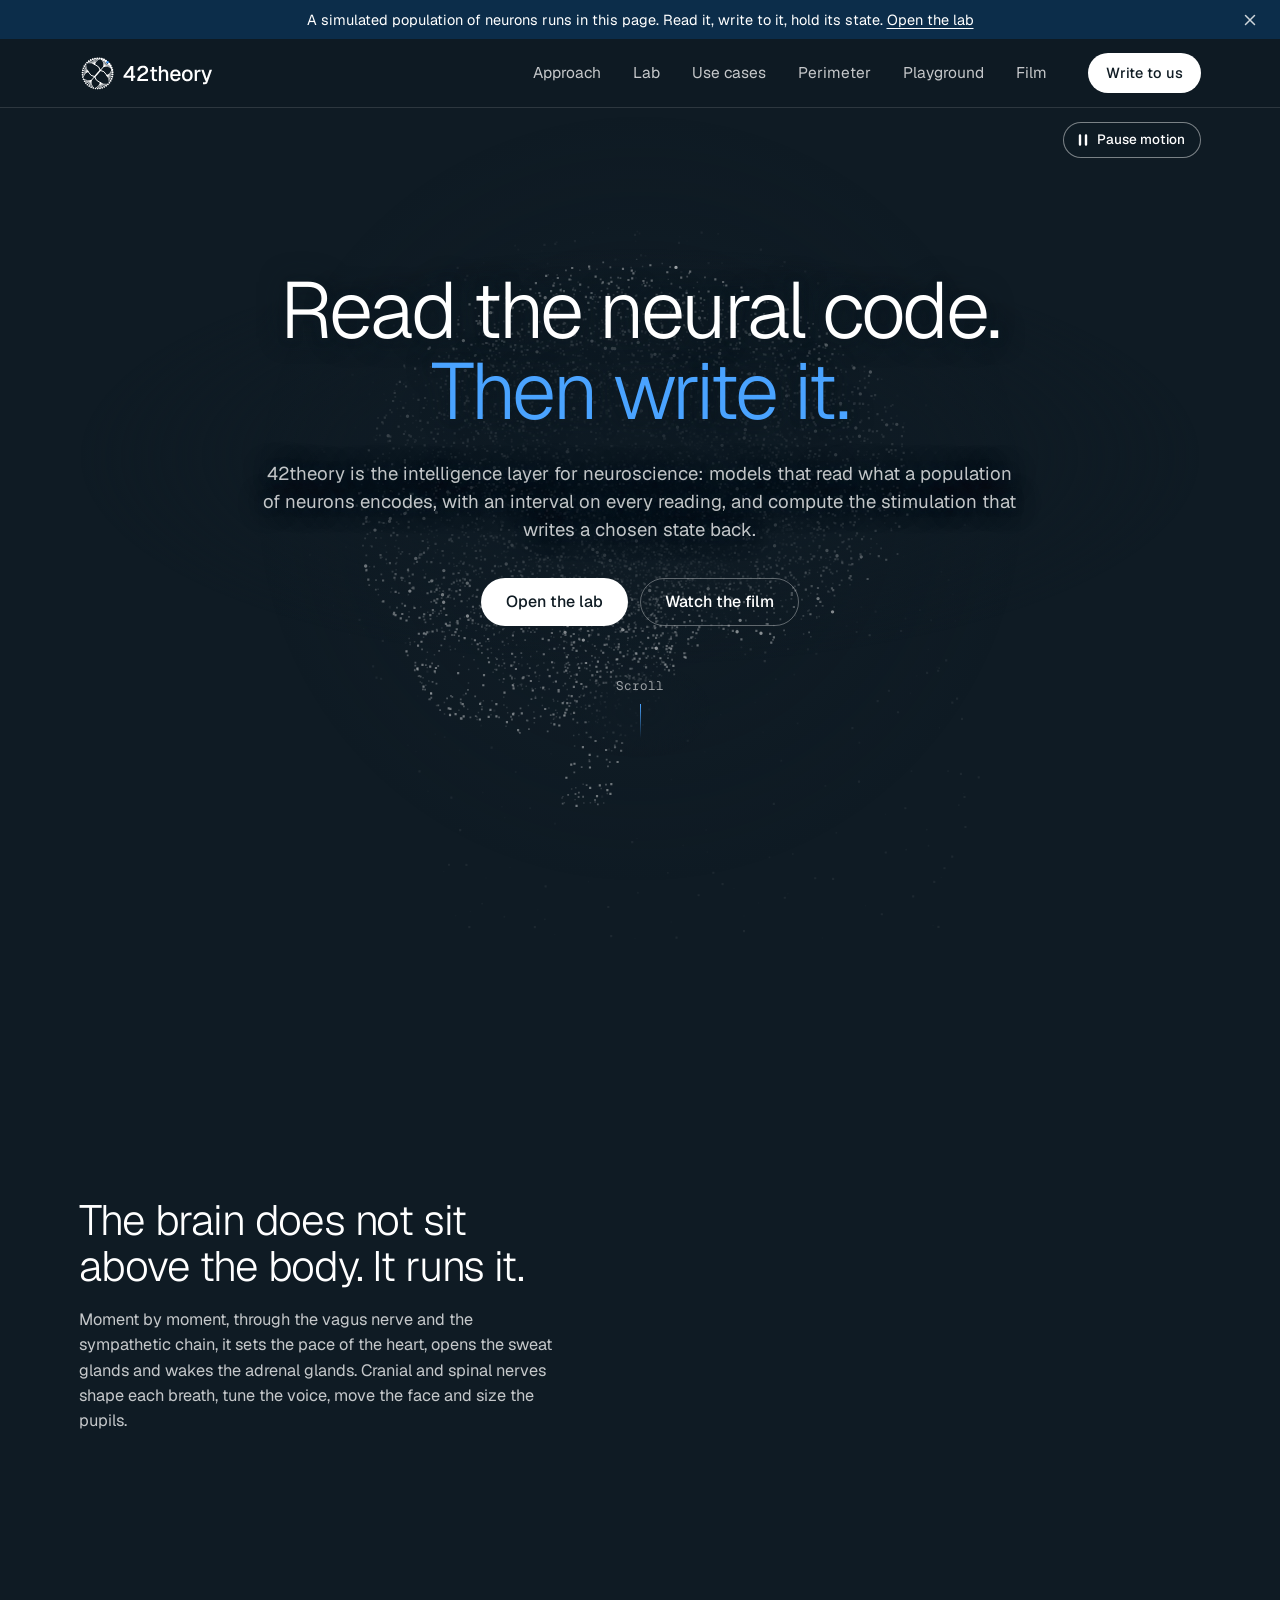
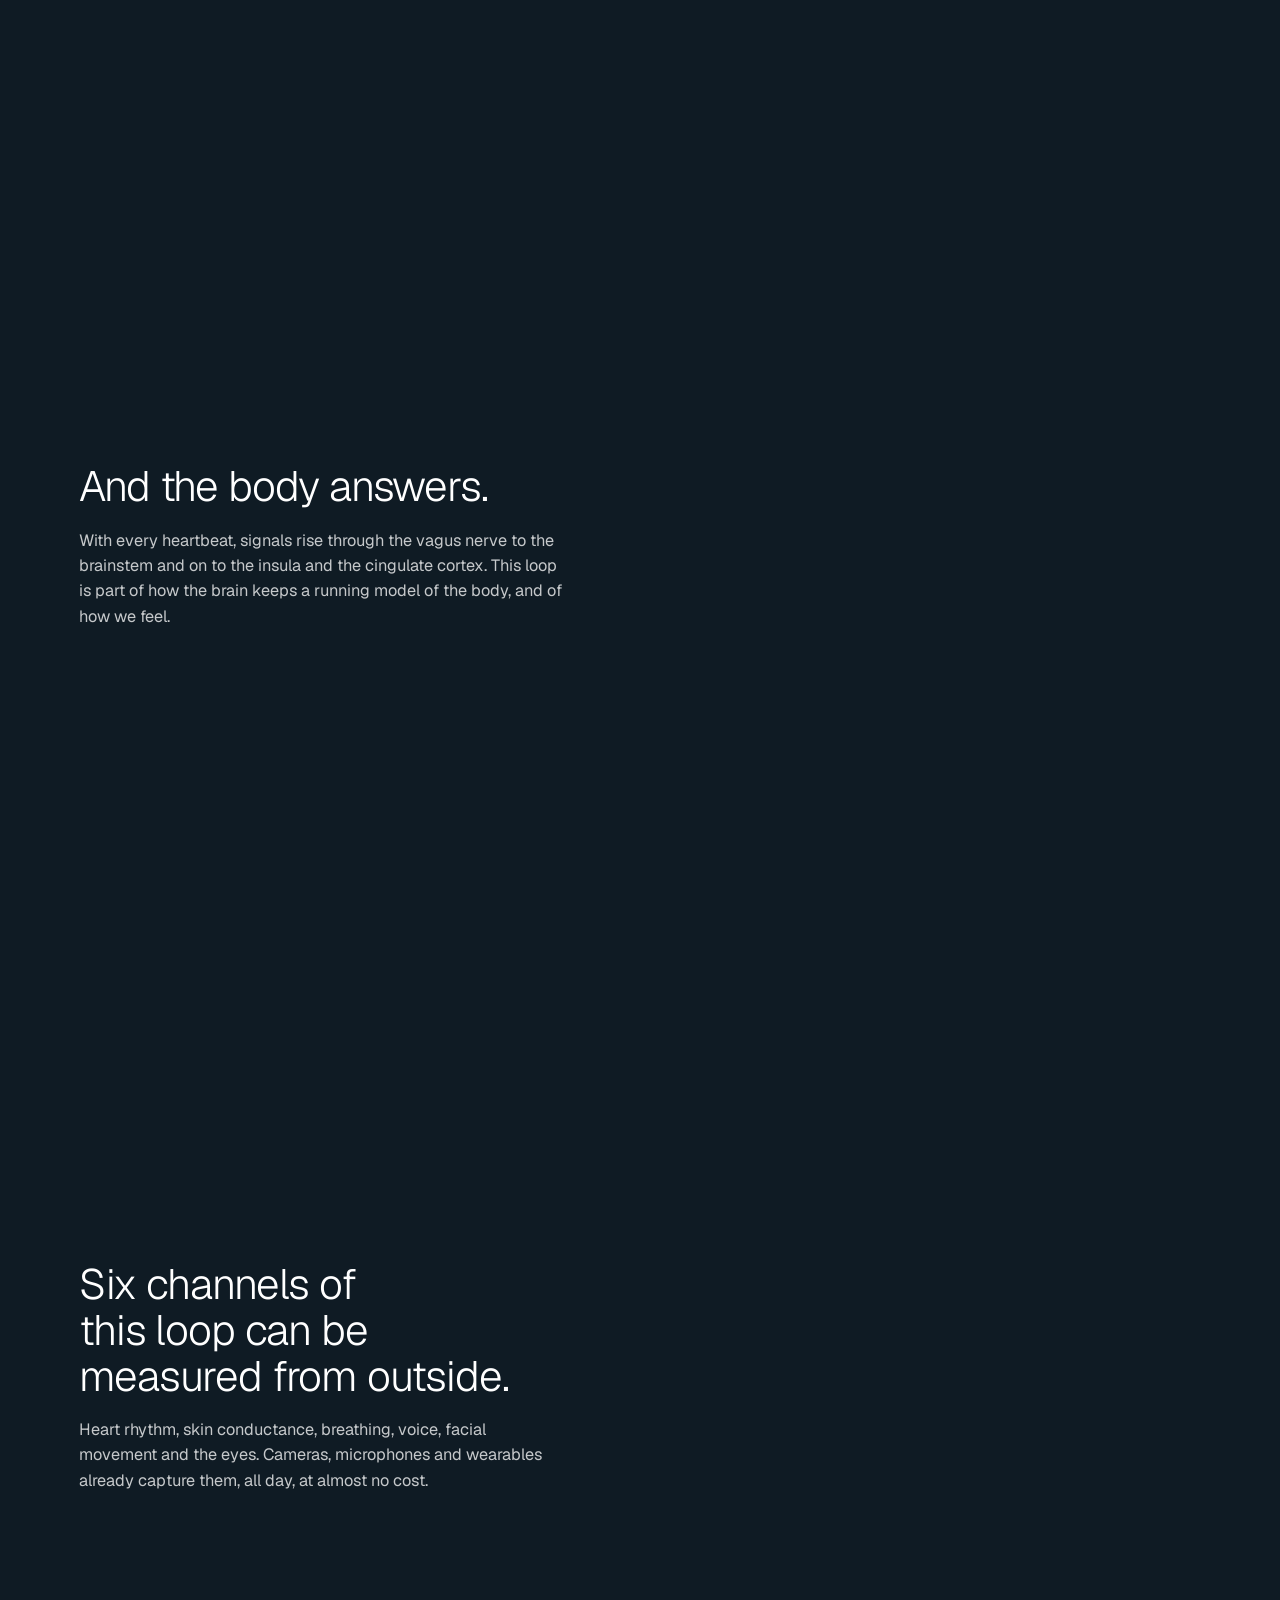
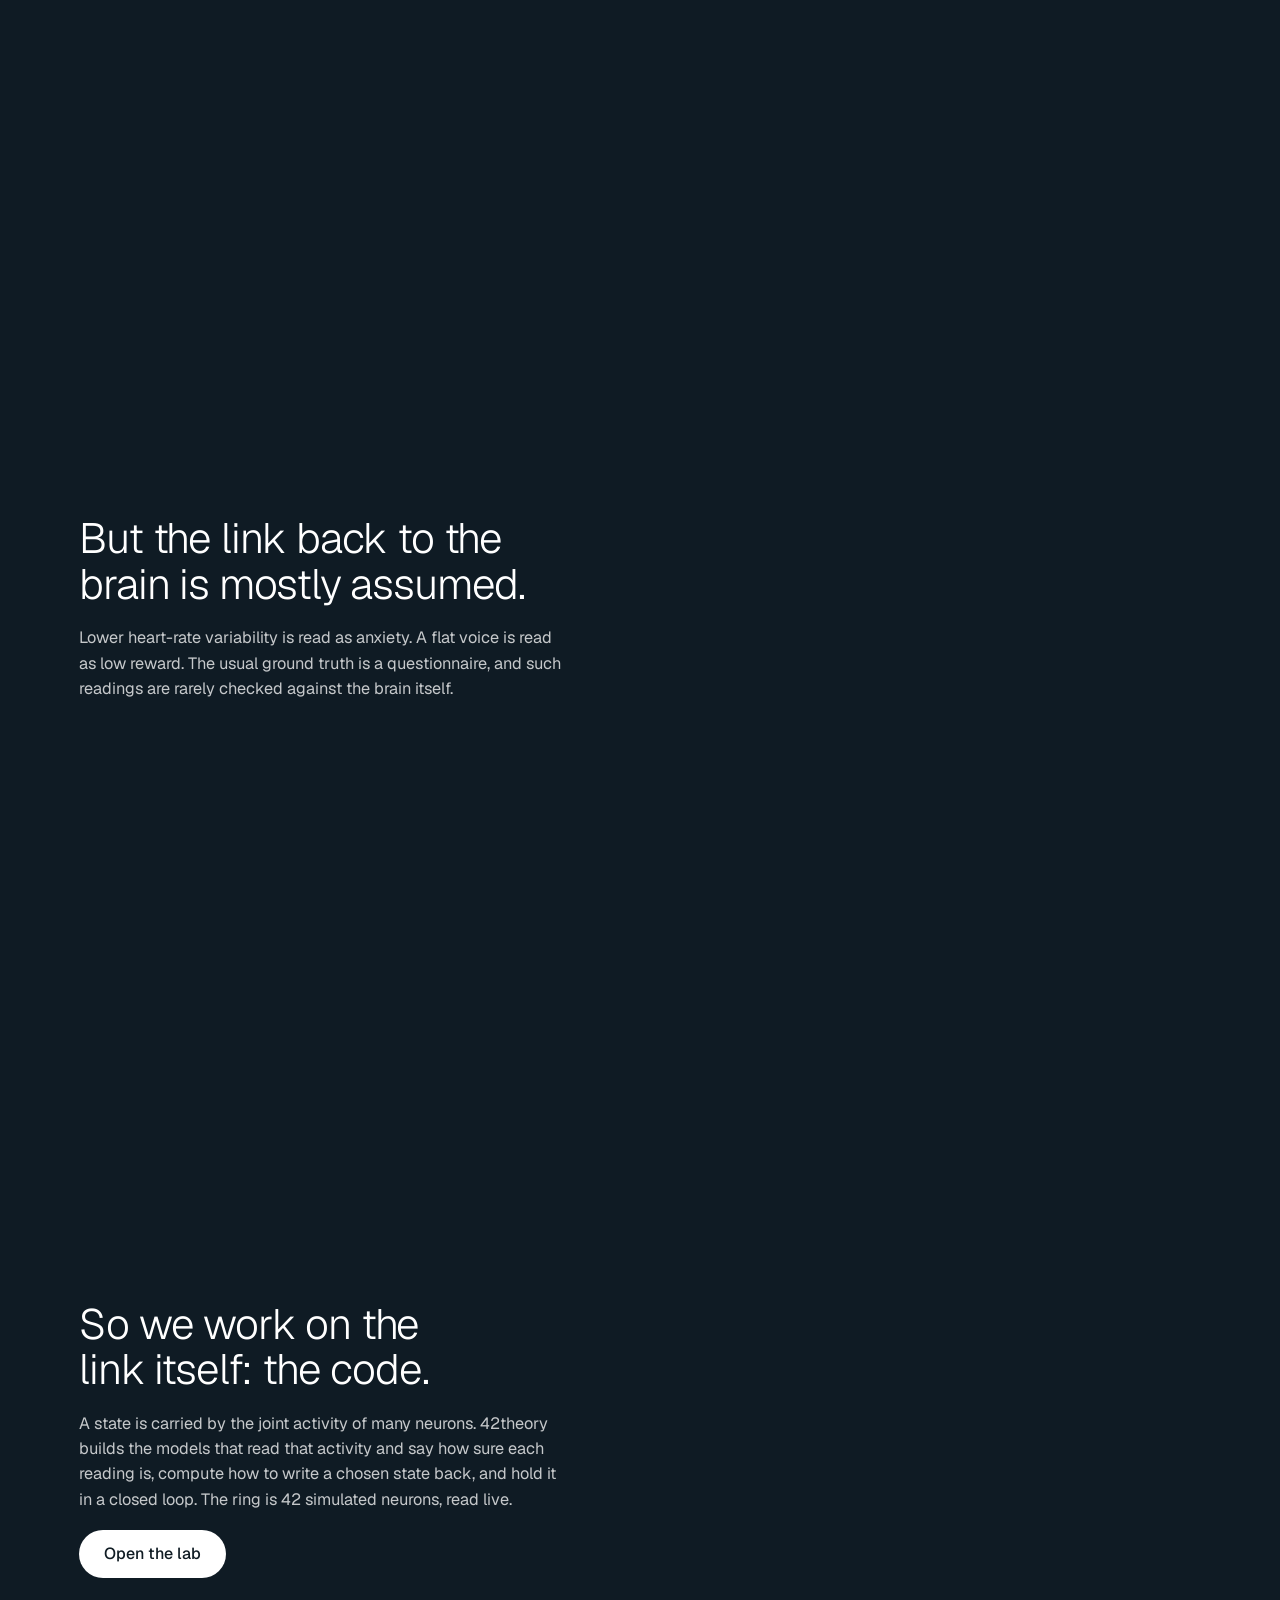
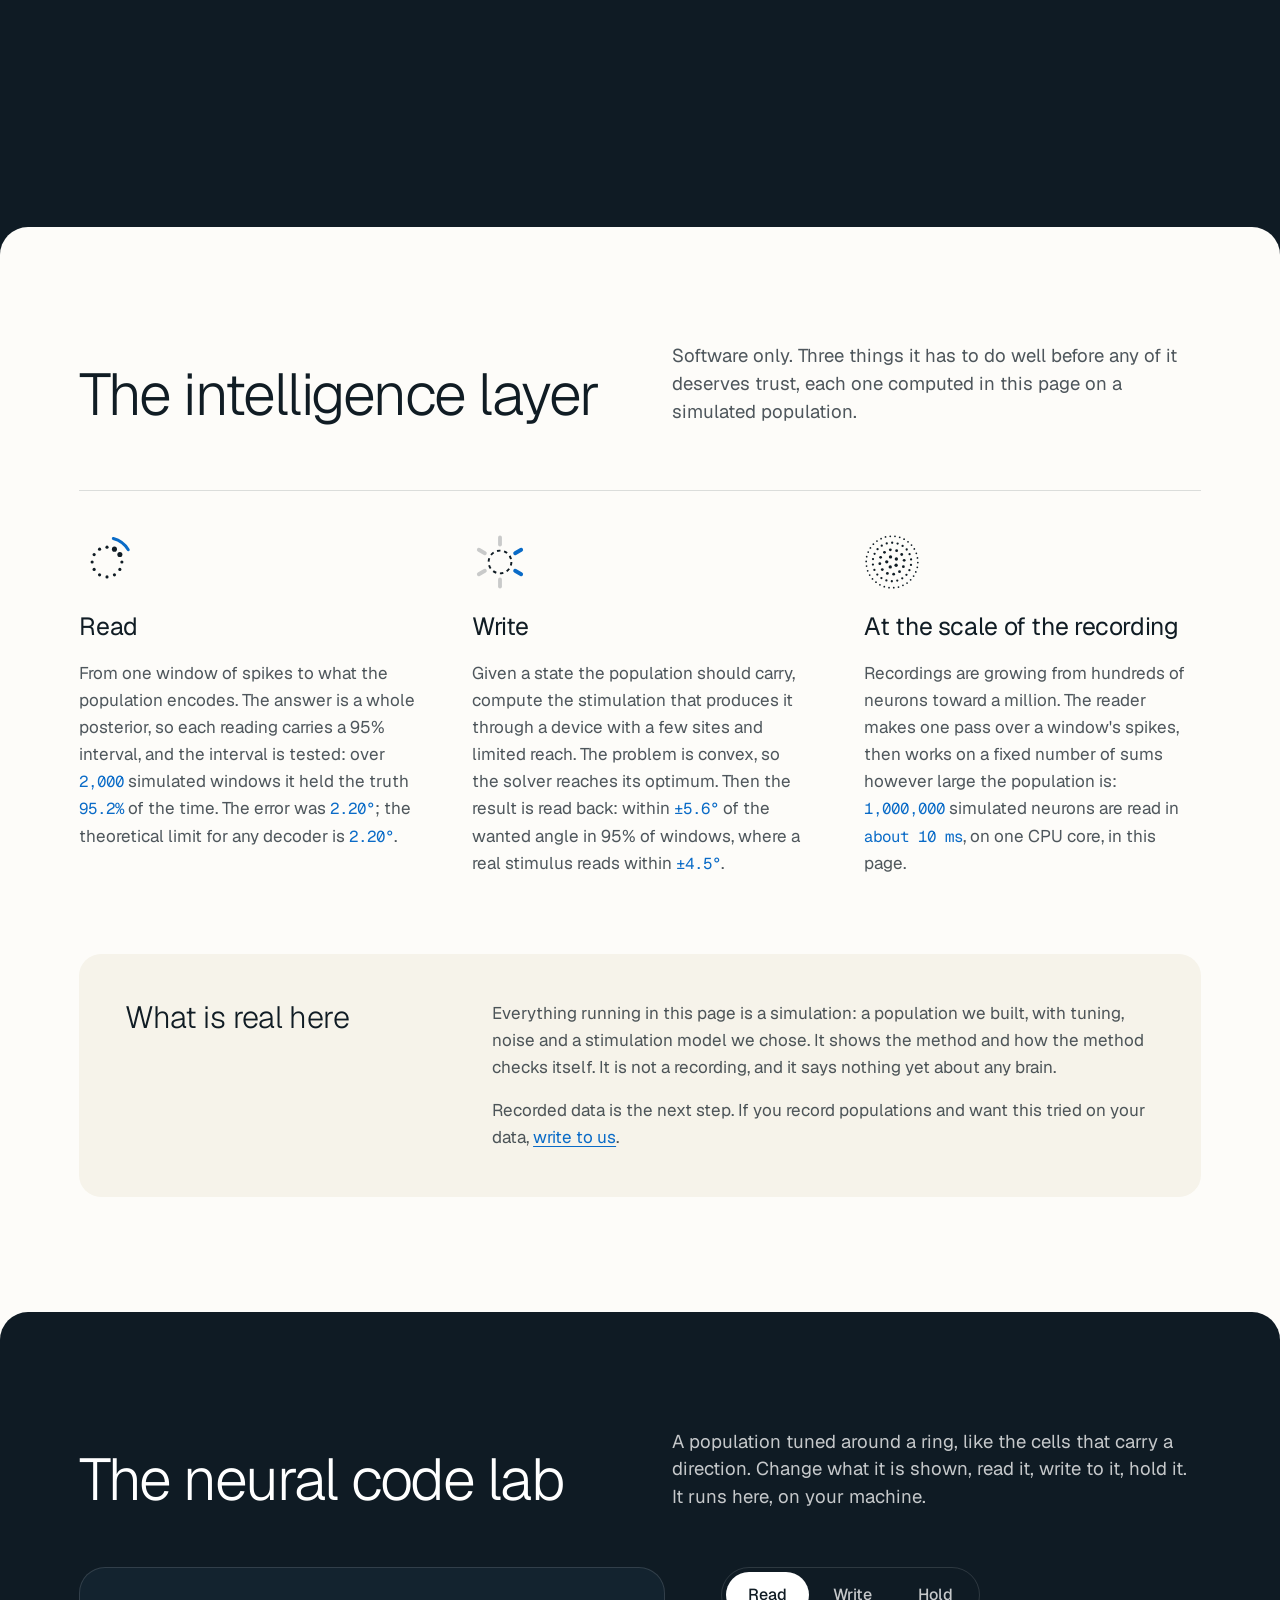
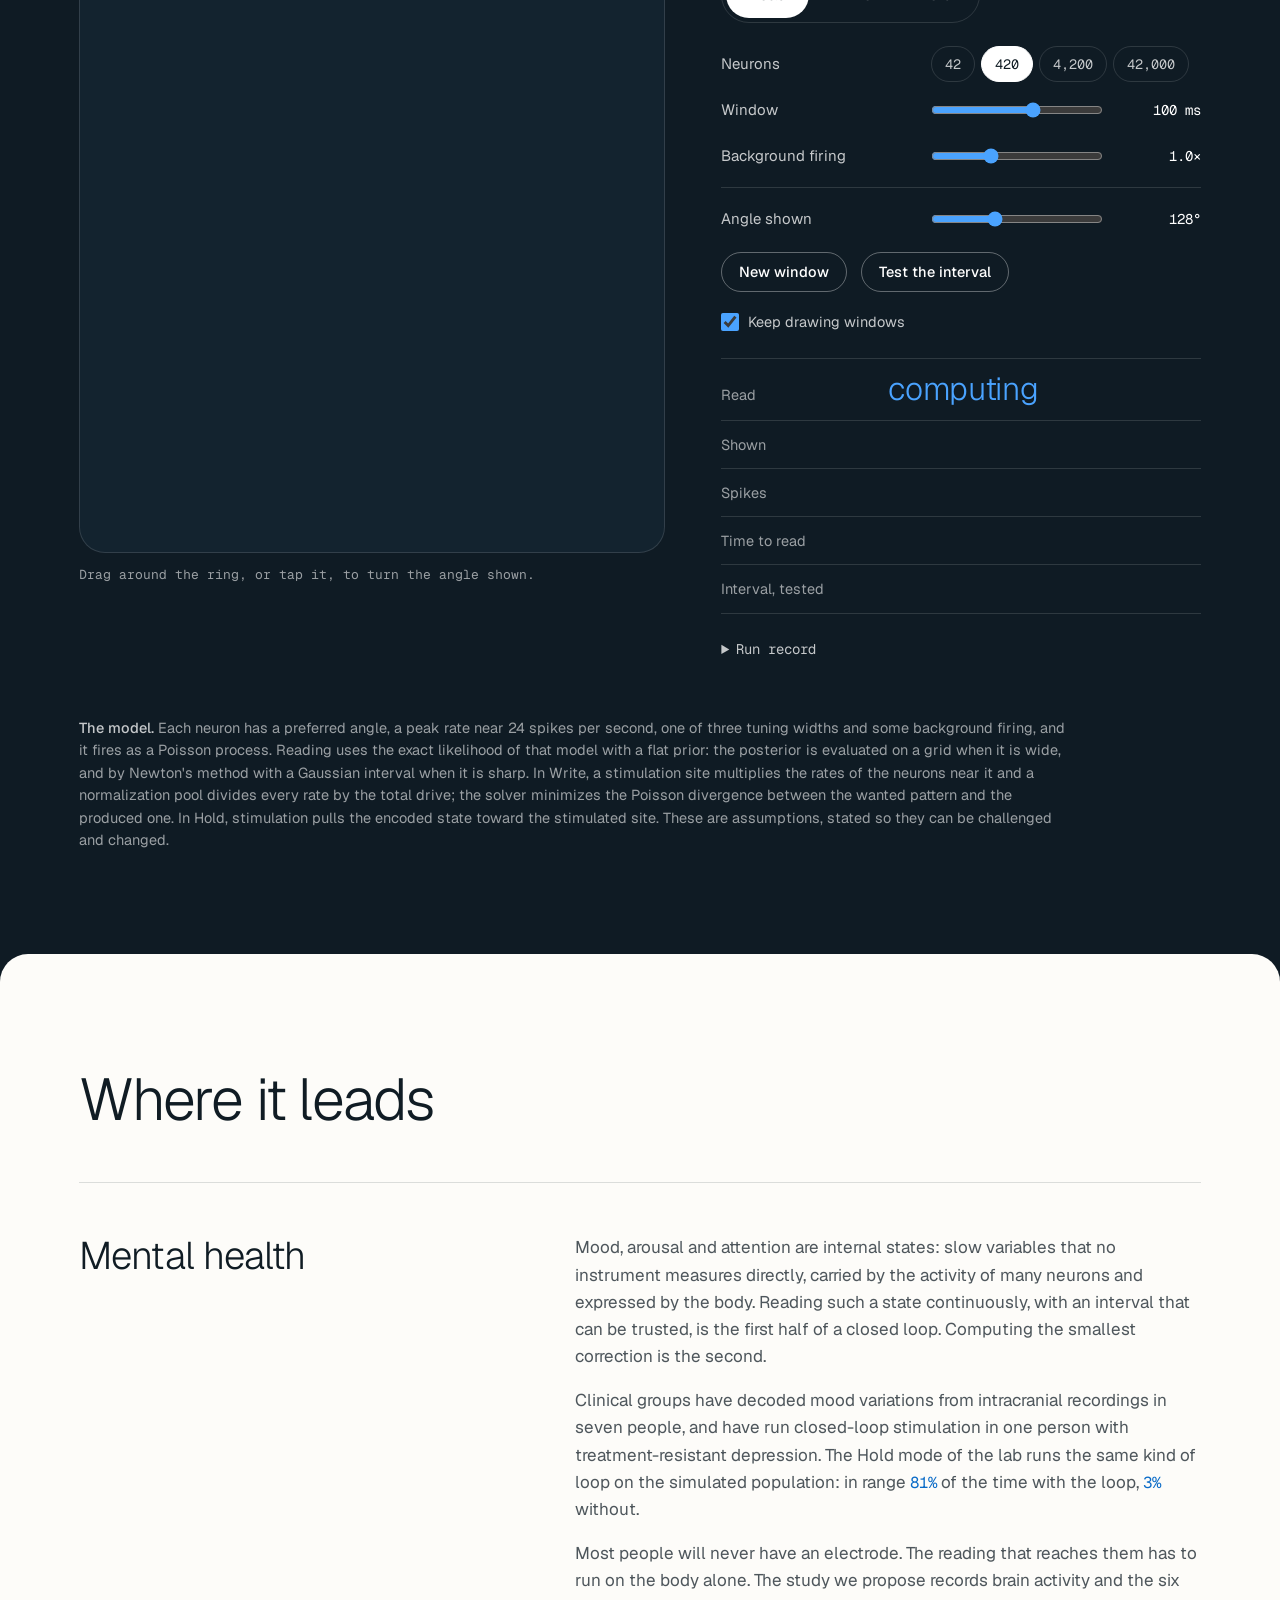
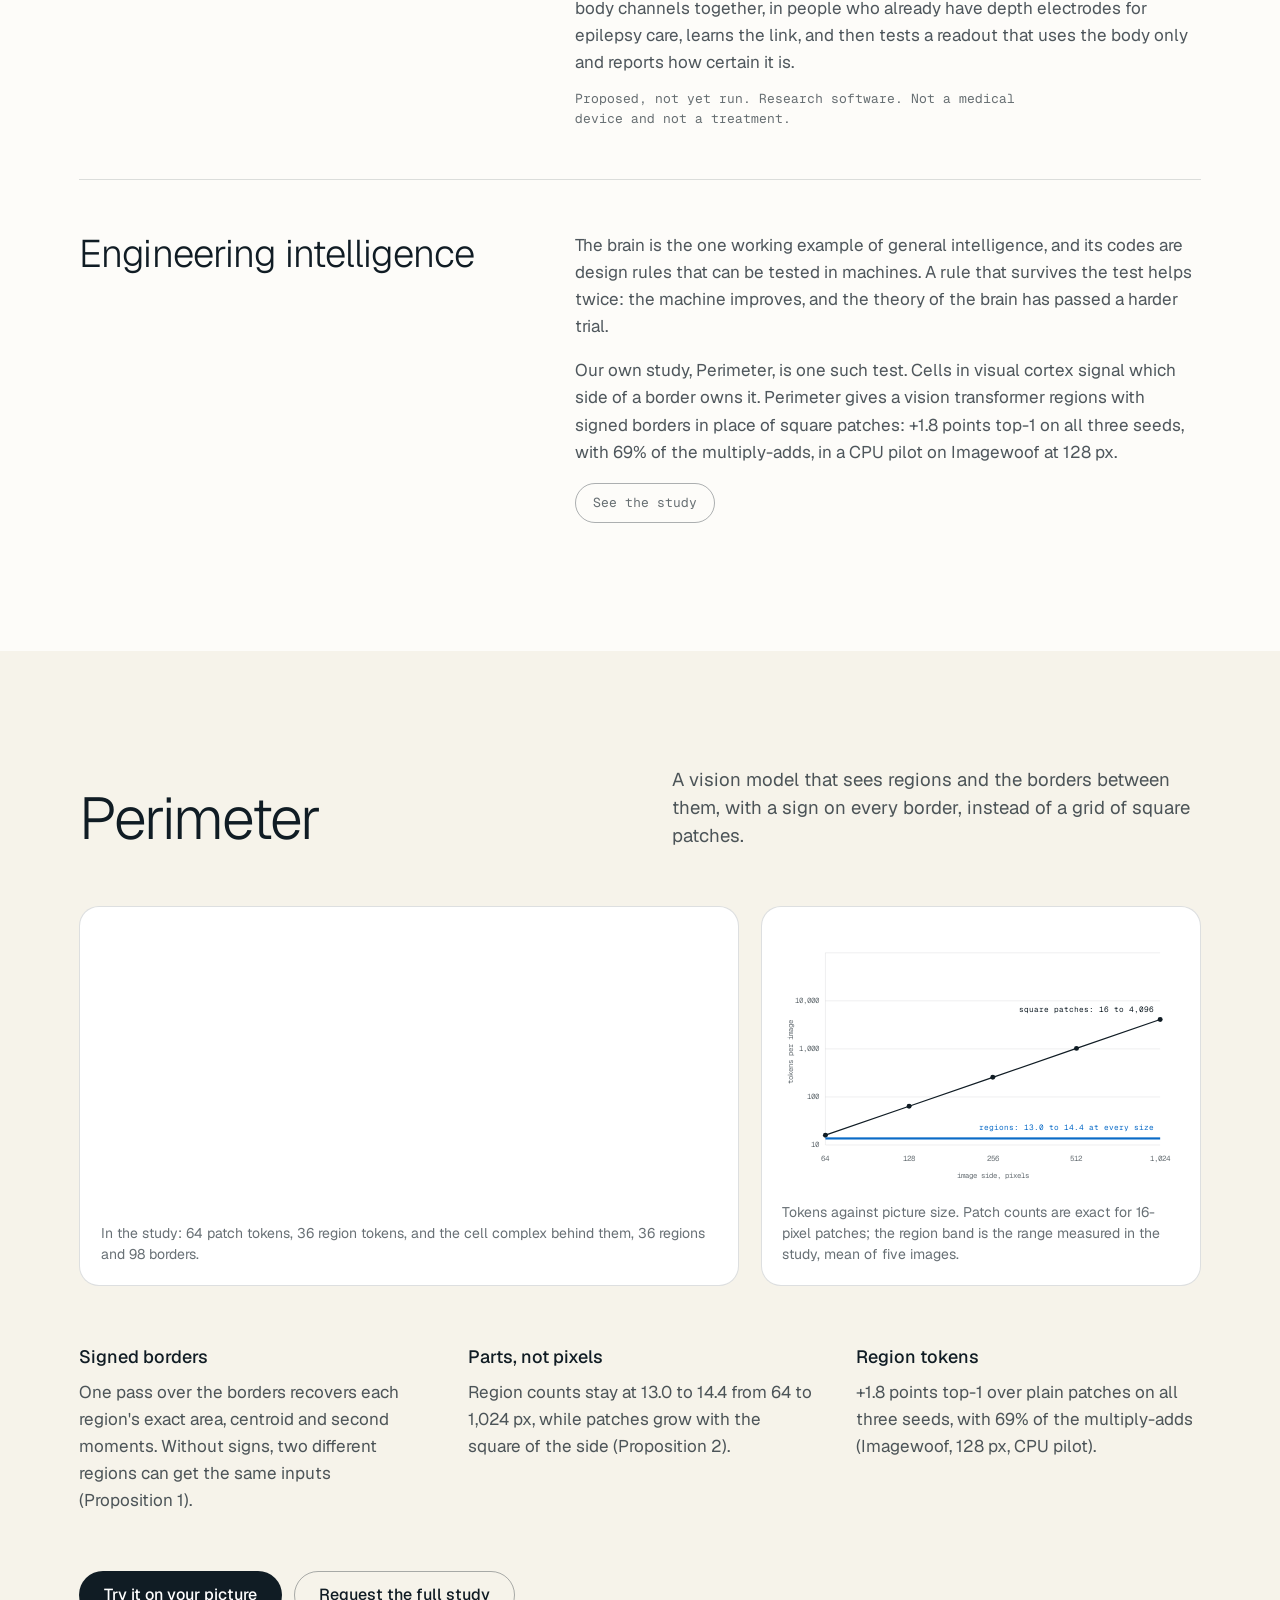
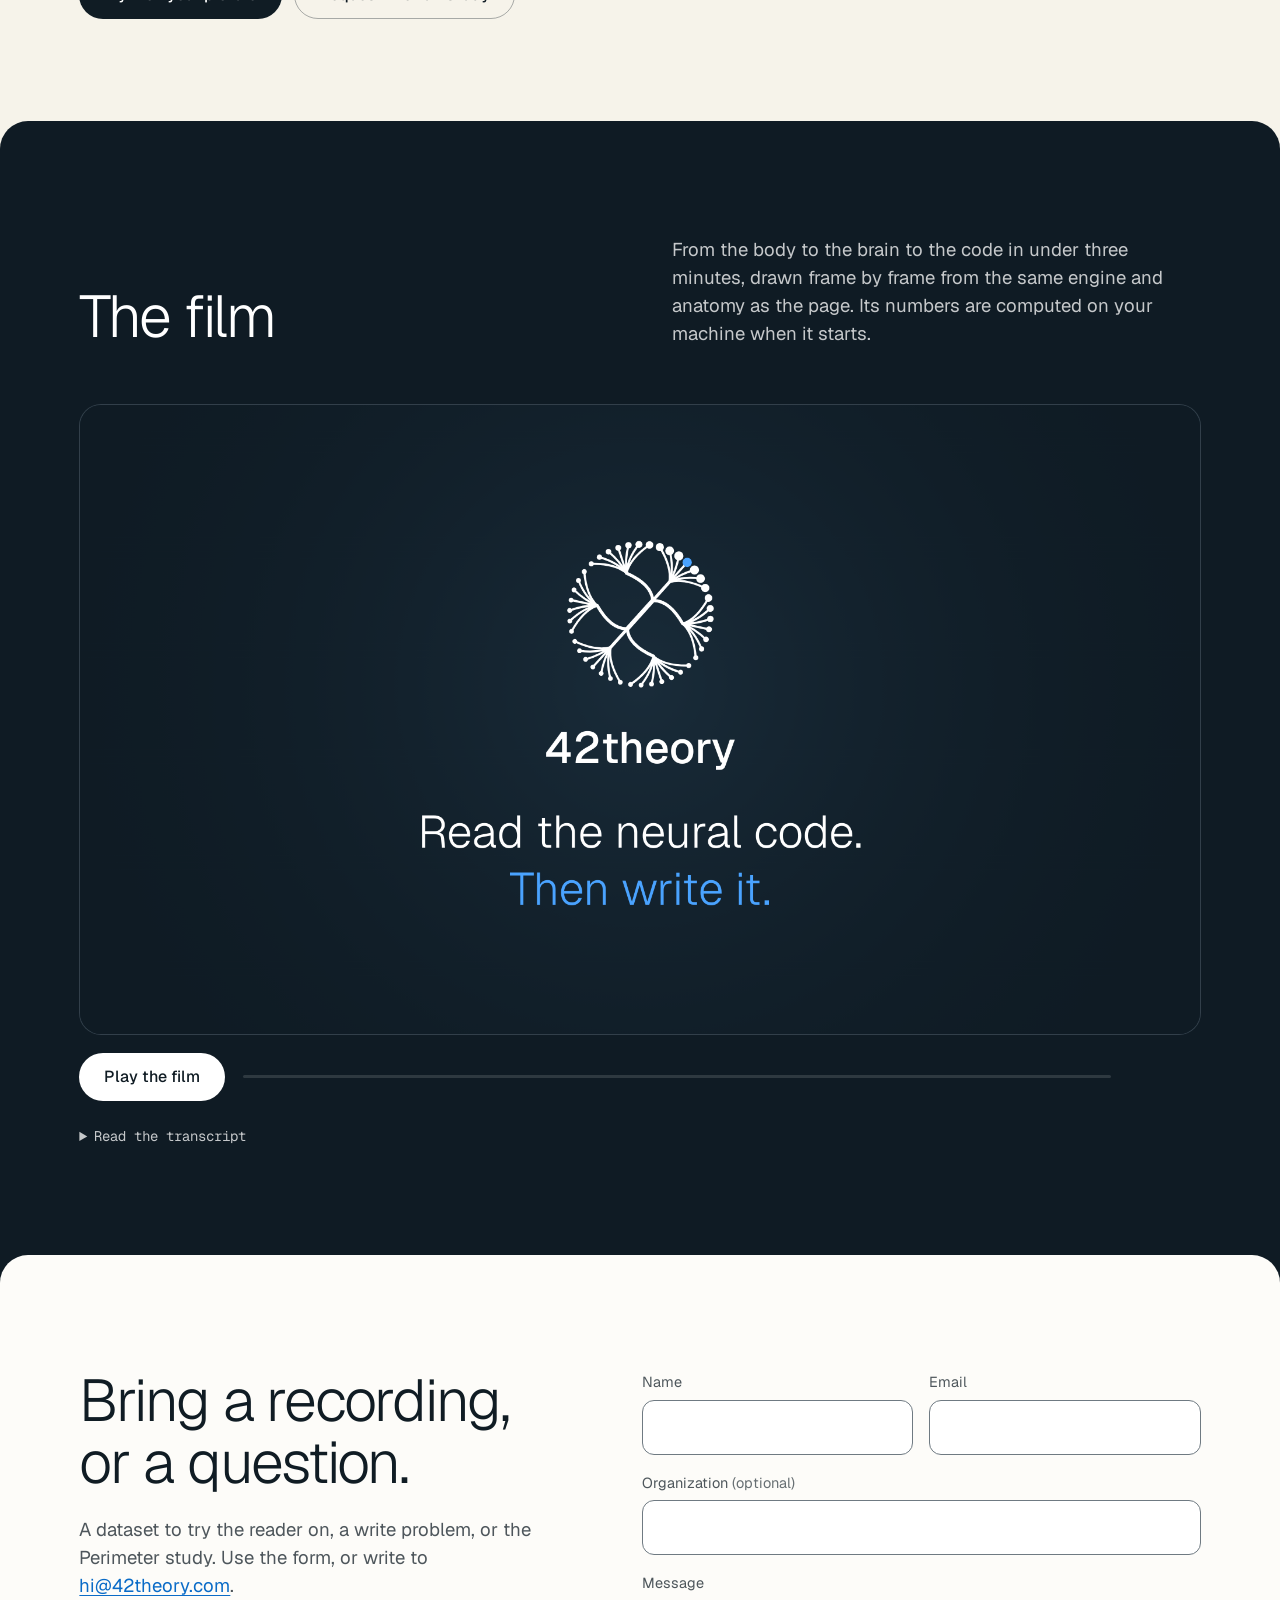
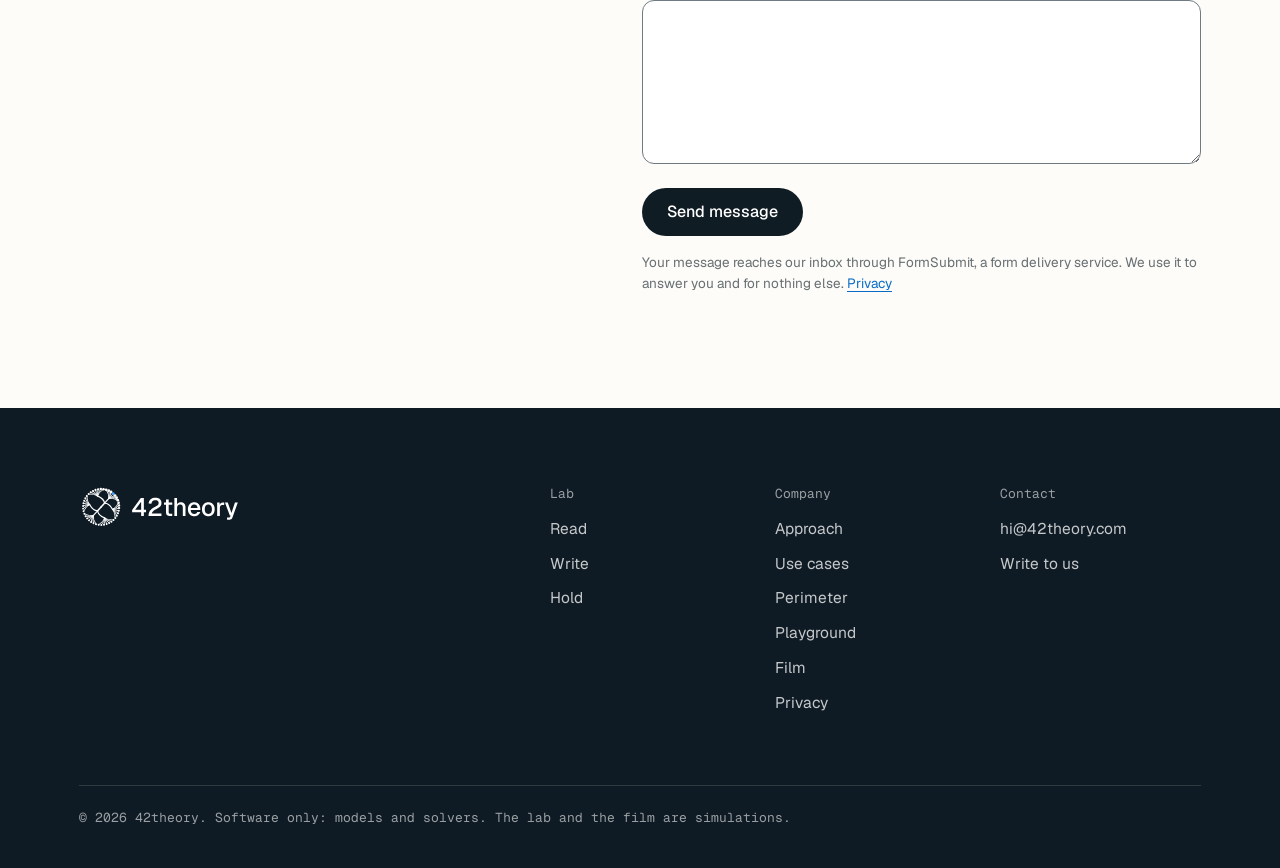
<file: index.html>
<!doctype html>
<html lang="en">
<head>
<meta charset="utf-8">
<meta http-equiv="Content-Security-Policy" content="default-src 'self'; script-src 'self' 'sha256-pgU0I2ZizzbCTBM+YXnLBCspcFydSgx4ZFfLgGijmYk='; style-src 'self'; img-src 'self'; font-src 'self'; connect-src 'self' https://formsubmit.co; form-action 'self' https://formsubmit.co; base-uri 'self'; object-src 'none'; frame-src 'none'; worker-src 'self'; manifest-src 'self'; upgrade-insecure-requests">
<meta name="viewport" content="width=device-width, initial-scale=1">
<title>42theory: read the neural code, then write it</title>
<meta name="description" content="42theory builds models that read what a population of neurons encodes, with a tested interval on each reading, and compute how to write a chosen state back.">
<link rel="canonical" href="https://42theory.com/">
<meta property="og:title" content="42theory: read the neural code, then write it">
<meta property="og:description" content="Read a population of neurons with a tested 95% interval, write a chosen state back through a few stimulation sites, and hold it in a closed loop. Simulated, and running in the page.">
<meta property="og:type" content="website">
<meta property="og:site_name" content="42theory">
<meta property="og:locale" content="en_US">
<meta property="og:url" content="https://42theory.com/">
<meta property="og:image" content="https://42theory.com/assets/42theory-card.jpg">
<meta property="og:image:type" content="image/jpeg">
<meta property="og:image:width" content="1200">
<meta property="og:image:height" content="630">
<meta property="og:image:alt" content="42theory. Read the neural code. Then write it. A human brain drawn as a cloud of points.">
<meta name="twitter:card" content="summary_large_image">
<meta name="twitter:title" content="42theory: read the neural code, then write it">
<meta name="twitter:description" content="The intelligence layer for neuroscience. Read a population of neurons with a tested 95% interval, write a chosen state back, hold it in a closed loop. Simulated, and running in the page.">
<meta name="twitter:image" content="https://42theory.com/assets/42theory-card.jpg">
<meta name="twitter:image:alt" content="42theory. Read the neural code. Then write it. A human brain drawn as a cloud of points.">
<meta name="referrer" content="strict-origin-when-cross-origin">
<meta name="format-detection" content="telephone=no">
<meta name="theme-color" content="#0F1B24">
<link rel="icon" href="favicon.ico" sizes="32x32">
<link rel="icon" href="assets/favicon.svg" type="image/svg+xml">
<link rel="apple-touch-icon" href="assets/apple-touch-icon.png">
<link rel="manifest" href="site.webmanifest">
<link rel="preload" href="assets/fonts/Geist-Variable.woff2" as="font" type="font/woff2" crossorigin>
<link rel="stylesheet" href="assets/42theory.106c1e84.css">
<script type="application/ld+json">{"@context":"https://schema.org","@graph":[{"@type":"Organization","@id":"https://42theory.com/#org","name":"42theory","url":"https://42theory.com/","logo":{"@type":"ImageObject","url":"https://42theory.com/assets/42theory-logo.png","width":800,"height":800},"image":"https://42theory.com/assets/42theory-card.jpg","email":"hi@42theory.com","description":"42theory is the intelligence layer for neuroscience: software that reads what a population of neurons encodes, with an interval on every reading, and computes the stimulation that writes a chosen state back.","knowsAbout":["Computational neuroscience","Neural population coding","Closed-loop neuromodulation","Machine learning"],"contactPoint":{"@type":"ContactPoint","contactType":"general enquiries","email":"hi@42theory.com","availableLanguage":"English"}},{"@type":"WebSite","@id":"https://42theory.com/#site","url":"https://42theory.com/","name":"42theory","inLanguage":"en","publisher":{"@id":"https://42theory.com/#org"}}]}</script>
</head>
<body data-checks="assets/42theory-checks.245632be.js">
<a class="skip" href="#main">Skip to content</a>

<aside class="notice" id="notice" aria-label="Notice">
  <p>A simulated population of neurons runs in this page. Read it, write to it, hold its state. <a href="#lab">Open the lab</a></p>
  <button type="button" class="notice-x" id="notice-x" aria-label="Dismiss this notice"><svg viewBox="0 0 20 20" width="20" height="20" aria-hidden="true"><path d="M5.5 5.5l9 9M14.5 5.5l-9 9" stroke="currentColor" stroke-width="1.5" stroke-linecap="round"/></svg></button>
</aside>

<header class="top" id="top">
  <div class="wrap bar">
    <a class="logo" href="#top" aria-label="42theory, back to top"><img src="assets/42theory-lockup.svg" alt="42theory" width="134" height="37"></a>
    <nav class="nav-wide" aria-label="Main">
      <ul>
        <li><a href="#approach">Approach</a></li>
        <li><a href="#lab">Lab</a></li>
        <li><a href="#uses">Use cases</a></li>
        <li><a href="#research">Perimeter</a></li>
        <li><a href="playground.html">Playground</a></li>
        <li><a href="#film">Film</a></li>
      </ul>
    </nav>
    <a class="pill white small cta-top" href="#contact">Write to us</a>
    <details class="menu" id="menu">
      <summary>Menu</summary>
      <nav aria-label="Main, small screens"><a href="#approach">Approach</a><a href="#lab">Lab</a><a href="#uses">Use cases</a><a href="#research">Perimeter</a><a href="playground.html">Playground</a><a href="#film">Film</a><a href="#contact">Write to us</a></nav>
    </details>
  </div>
</header>

<main id="main">
<noscript><p class="nojs">The pictures, the lab and the film on this page are drawn by JavaScript, which is switched off in this browser. All of the text is here without it.</p></noscript>

<section class="story" id="story" aria-labelledby="t-hero">
  <div class="motion"><button type="button" class="motion-b" id="motion" hidden><svg class="i-pause" viewBox="0 0 12 12" width="12" height="12" aria-hidden="true"><path d="M3 1.5v9M9 1.5v9" stroke="currentColor" stroke-width="2.4" stroke-linecap="round"/></svg><svg class="i-play" viewBox="0 0 12 12" width="12" height="12" aria-hidden="true"><path d="M3 1.4v9.2L10.4 6z" fill="currentColor"/></svg><span id="motion-t">Pause motion</span></button></div>
  <div class="pin" aria-hidden="true">
    <canvas id="story-cv"></canvas>
  </div>
  <div class="steps">
    <div class="step first">
      <div class="wrap">
        <div class="hero-in">
          <h1 id="t-hero">Read the neural code. <span class="blue">Then write it.</span></h1>
          <p class="lead">42theory is the intelligence layer for neuroscience: models that read what a population of neurons encodes, with an interval on every reading, and compute the stimulation that writes a chosen state back.</p>
          <p class="cta"><a class="pill white" href="#lab">Open the lab</a><a class="pill line" href="#film">Watch the film</a></p>
          <p class="cue" aria-hidden="true">Scroll</p>
        </div>
      </div>
    </div>
    <div class="step">
      <div class="wrap"><div class="say">
        <h2>The brain does not sit above the body. It runs it.</h2>
        <p>Moment by moment, through the vagus nerve and the sympathetic chain, it sets the pace of the heart, opens the sweat glands and wakes the adrenal glands. Cranial and spinal nerves shape each breath, tune the voice, move the face and size the pupils.</p>
      </div></div>
    </div>
    <div class="step">
      <div class="wrap"><div class="say">
        <h2>And the body answers.</h2>
        <p>With every heartbeat, signals rise through the vagus nerve to the brainstem and on to the insula and the cingulate cortex. This loop is part of how the brain keeps a running model of the body, and of how we feel.</p>
      </div></div>
    </div>
    <div class="step">
      <div class="wrap"><div class="say">
        <h2>Six channels of this loop can be measured from outside.</h2>
        <p>Heart rhythm, skin conductance, breathing, voice, facial movement and the eyes. Cameras, microphones and wearables already capture them, all day, at almost no cost.</p>
      </div></div>
    </div>
    <div class="step">
      <div class="wrap"><div class="say">
        <h2>But the link back to the brain is mostly assumed.</h2>
        <p>Lower heart-rate variability is read as anxiety. A flat voice is read as low reward. The usual ground truth is a questionnaire, and such readings are rarely checked against the brain itself.</p>
      </div></div>
    </div>
    <div class="step">
      <div class="wrap"><div class="say">
        <h2>So we work on the link itself: the code.</h2>
        <p>A state is carried by the joint activity of many neurons. 42theory builds the models that read that activity and say how sure each reading is, compute how to write a chosen state back, and hold it in a closed loop. The ring is 42 simulated neurons, read live.</p>
        <p class="cta"><a class="pill white" href="#lab">Open the lab</a></p>
      </div></div>
    </div>
  </div>
</section>

<section class="approach sheet" id="approach" aria-labelledby="t-approach">
  <div class="wrap">
    <div class="head2 dark">
      <h2 id="t-approach">The intelligence layer</h2>
      <p class="lead dark">Software only. Three things it has to do well before any of it deserves trust, each one computed in this page on a simulated population.</p>
    </div>
    <div class="three">
      <article>
        <svg class="gl" viewBox="0 0 64 64" width="56" height="56" aria-hidden="true"><g fill="currentColor"><circle cx="32.0" cy="15.0" r="1.8"/><circle cx="40.5" cy="17.3" r="2.9"/><circle cx="46.7" cy="23.5" r="2.9"/><circle cx="49.0" cy="32.0" r="1.8"/><circle cx="46.7" cy="40.5" r="1.8"/><circle cx="40.5" cy="46.7" r="1.8"/><circle cx="32.0" cy="49.0" r="1.8"/><circle cx="23.5" cy="46.7" r="1.8"/><circle cx="17.3" cy="40.5" r="1.8"/><circle cx="15.0" cy="32.0" r="1.8"/><circle cx="17.3" cy="23.5" r="1.8"/><circle cx="23.5" cy="17.3" r="1.8"/></g><path d="M39.2 5.1A28 28 0 0 1 56.3 18" fill="none" stroke="var(--bluel)" stroke-width="3.4" stroke-linecap="round"/></svg>
        <h3>Read</h3>
        <p>From one window of spikes to what the population encodes. The answer is a whole posterior, so each reading carries a 95% interval, and the interval is tested: over <b data-o="c-n">2,000</b> simulated windows it held the truth <b data-o="c-cov">95.2%</b> of the time. The error was <b data-o="c-err">2.20°</b>; the theoretical limit for any decoder is <b data-o="c-bound">2.20°</b>.</p>
      </article>
      <article>
        <svg class="gl" viewBox="0 0 64 64" width="56" height="56" aria-hidden="true"><circle cx="32" cy="32" r="13" fill="none" stroke="currentColor" stroke-width="2.2" stroke-dasharray="4 4.2"/><g stroke-linecap="round" stroke-width="4.4" fill="none"><path d="M32 12V4" stroke="rgba(16,28,36,.22)"/><path d="M49.3 22L56.2 18" stroke="var(--bluel)"/><path d="M49.3 42L56.2 46" stroke="var(--bluel)"/><path d="M32 52V60" stroke="rgba(16,28,36,.22)"/><path d="M14.7 42L7.8 46" stroke="rgba(16,28,36,.22)"/><path d="M14.7 22L7.8 18" stroke="rgba(16,28,36,.22)"/></g></svg>
        <h3>Write</h3>
        <p>Given a state the population should carry, compute the stimulation that produces it through a device with a few sites and limited reach. The problem is convex, so the solver reaches its optimum. Then the result is read back: within <b data-o="c-rb">±5.6°</b> of the wanted angle in 95% of windows, where a real stimulus reads within <b data-o="c-nat">±4.5°</b>.</p>
      </article>
      <article>
        <svg class="gl" viewBox="0 0 64 64" width="56" height="56" aria-hidden="true"><g fill="currentColor"><circle cx="30.3" cy="26.2" r="1.9"/><circle cx="37.0" cy="28.6" r="1.9"/><circle cx="36.7" cy="35.7" r="1.9"/><circle cx="30.0" cy="37.6" r="1.9"/><circle cx="26.0" cy="31.8" r="1.9"/><circle cx="45.9" cy="30.1" r="1.6"/><circle cx="45.0" cy="37.3" r="1.6"/><circle cx="40.6" cy="43.1" r="1.6"/><circle cx="33.9" cy="45.9" r="1.6"/><circle cx="26.7" cy="45.0" r="1.6"/><circle cx="20.9" cy="40.6" r="1.6"/><circle cx="18.1" cy="33.9" r="1.6"/><circle cx="19.0" cy="26.7" r="1.6"/><circle cx="23.4" cy="20.9" r="1.6"/><circle cx="30.1" cy="18.1" r="1.6"/><circle cx="37.3" cy="19.0" r="1.6"/><circle cx="43.1" cy="23.4" r="1.6"/><circle cx="31.8" cy="54.0" r="1.3"/><circle cx="25.6" cy="53.1" r="1.3"/><circle cx="19.9" cy="50.4" r="1.3"/><circle cx="15.2" cy="46.3" r="1.3"/><circle cx="11.9" cy="41.0" r="1.3"/><circle cx="10.2" cy="34.9" r="1.3"/><circle cx="10.3" cy="28.7" r="1.3"/><circle cx="12.1" cy="22.7" r="1.3"/><circle cx="15.5" cy="17.4" r="1.3"/><circle cx="20.3" cy="13.4" r="1.3"/><circle cx="26.0" cy="10.8" r="1.3"/><circle cx="32.2" cy="10.0" r="1.3"/><circle cx="38.4" cy="10.9" r="1.3"/><circle cx="44.1" cy="13.6" r="1.3"/><circle cx="48.8" cy="17.7" r="1.3"/><circle cx="52.1" cy="23.0" r="1.3"/><circle cx="53.8" cy="29.1" r="1.3"/><circle cx="53.7" cy="35.3" r="1.3"/><circle cx="51.9" cy="41.3" r="1.3"/><circle cx="48.5" cy="46.6" r="1.3"/><circle cx="43.7" cy="50.6" r="1.3"/><circle cx="38.0" cy="53.2" r="1.3"/><circle cx="4.2" cy="42.0" r="1.0"/><circle cx="2.9" cy="36.7" r="1.0"/><circle cx="2.5" cy="31.3" r="1.0"/><circle cx="3.1" cy="25.9" r="1.0"/><circle cx="4.8" cy="20.7" r="1.0"/><circle cx="7.3" cy="15.9" r="1.0"/><circle cx="10.7" cy="11.6" r="1.0"/><circle cx="14.8" cy="8.0" r="1.0"/><circle cx="19.5" cy="5.3" r="1.0"/><circle cx="24.6" cy="3.4" r="1.0"/><circle cx="30.0" cy="2.6" r="1.0"/><circle cx="35.4" cy="2.7" r="1.0"/><circle cx="40.8" cy="3.8" r="1.0"/><circle cx="45.8" cy="5.9" r="1.0"/><circle cx="50.3" cy="8.9" r="1.0"/><circle cx="54.3" cy="12.7" r="1.0"/><circle cx="57.5" cy="17.1" r="1.0"/><circle cx="59.8" cy="22.0" r="1.0"/><circle cx="61.1" cy="27.3" r="1.0"/><circle cx="61.5" cy="32.7" r="1.0"/><circle cx="60.9" cy="38.1" r="1.0"/><circle cx="59.2" cy="43.3" r="1.0"/><circle cx="56.7" cy="48.1" r="1.0"/><circle cx="53.3" cy="52.4" r="1.0"/><circle cx="49.2" cy="56.0" r="1.0"/><circle cx="44.5" cy="58.7" r="1.0"/><circle cx="39.4" cy="60.6" r="1.0"/><circle cx="34.0" cy="61.4" r="1.0"/><circle cx="28.6" cy="61.3" r="1.0"/><circle cx="23.2" cy="60.2" r="1.0"/><circle cx="18.2" cy="58.1" r="1.0"/><circle cx="13.7" cy="55.1" r="1.0"/><circle cx="9.7" cy="51.3" r="1.0"/><circle cx="6.5" cy="46.9" r="1.0"/></g></svg>
        <h3>At the scale of the recording</h3>
        <p>Recordings are growing from hundreds of neurons toward a million. The reader makes one pass over a window's spikes, then works on a fixed number of sums however large the population is: <b data-o="c-scale-n">1,000,000</b> simulated neurons are read in <b data-o="c-scale">about 10 ms</b>, on one CPU core, in this page.</p>
      </article>
    </div>
    <aside class="real" aria-labelledby="t-real">
      <h3 id="t-real">What is real here</h3>
      <div>
        <p>Everything running in this page is a simulation: a population we built, with tuning, noise and a stimulation model we chose. It shows the method and how the method checks itself. It is not a recording, and it says nothing yet about any brain.</p>
        <p>Recorded data is the next step. If you record populations and want this tried on your data, <a href="#contact" data-topic="A recording to try">write to us</a>.</p>
      </div>
    </aside>
  </div>
</section>

<section class="lab" id="lab" aria-labelledby="t-lab">
  <div class="wrap">
    <div class="head2">
      <h2 id="t-lab">The neural code lab</h2>
      <p class="lead">A population tuned around a ring, like the cells that carry a direction. Change what it is shown, read it, write to it, hold it. It runs here, on your machine.</p>
    </div>
    <div class="lab-grid">
      <div class="stage">
        <canvas id="lab-cv" role="img" aria-label="The population as a ring."></canvas>
        <p class="hint" id="lab-hint">Drag around the ring, or tap it, to turn the angle shown.</p>
      </div>
      <div class="panel">
        <div class="tabs" id="lab-tabs" role="group" aria-label="What the lab does">
          <button type="button" data-tab="read" aria-pressed="true">Read</button><button type="button" data-tab="write" aria-pressed="false">Write</button><button type="button" data-tab="hold" aria-pressed="false">Hold</button>
        </div>
        <fieldset class="ctl">
          <legend class="sr">The population and the window</legend>
          <div class="row"><span class="lbl" id="l-n">Neurons</span><div class="seg" id="lab-n" role="group" aria-labelledby="l-n"><button type="button" data-n="42" aria-pressed="false">42</button><button type="button" data-n="420" aria-pressed="true">420</button><button type="button" data-n="4200" aria-pressed="false">4,200</button><button type="button" data-n="42000" aria-pressed="false">42,000</button></div></div>
          <div class="row"><label for="lab-T">Window</label><input type="range" id="lab-T" min="0" max="5" step="1" value="3"><output id="lab-T-out" for="lab-T">100 ms</output></div>
          <div class="row"><label for="lab-bg">Background firing</label><input type="range" id="lab-bg" min="0" max="3" step="0.1" value="1"><output id="lab-bg-out" for="lab-bg">1.0×</output></div>
        </fieldset>

        <div id="lab-read" class="mode">
          <div class="row"><label for="lab-angle">Angle shown</label><input type="range" id="lab-angle" min="0" max="359" step="1" value="128"><output id="lab-angle-out" for="lab-angle">128°</output></div>
          <div class="btns"><button type="button" class="pill line small" id="lab-new">New window</button><button type="button" class="pill line small" id="lab-run">Test the interval</button><label class="check"><input type="checkbox" id="lab-auto" checked> Keep drawing windows</label></div>
          <dl class="out">
            <div><dt>Read</dt><dd class="big blue" data-o="r-read">computing</dd></div>
            <div><dt>Shown</dt><dd data-o="r-true"></dd></div>
            <div><dt>Spikes</dt><dd data-o="r-spk"></dd></div>
            <div><dt>Time to read</dt><dd data-o="r-time"></dd></div>
            <div><dt>Interval, tested</dt><dd><span class="ln" data-o="r-cov"></span><span class="ln" data-o="r-err"></span></dd></div>
          </dl>
          <p class="fine" data-o="r-shown"></p>
        </div>

        <div id="lab-write" class="mode" hidden>
          <div class="row"><label for="w-target">Angle wanted</label><input type="range" id="w-target" min="0" max="359" step="1" value="200"><output id="w-target-out" for="w-target">200°</output></div>
          <div class="row"><label for="w-seen">Angle being seen</label><input type="range" id="w-seen" min="0" max="359" step="1" value="30"><output id="w-seen-out" for="w-seen">30°</output></div>
          <div class="btns"><label class="check"><input type="checkbox" id="w-seen-on" checked> The population is seeing something</label></div>
          <div class="row"><span class="lbl" id="l-k">Stimulation sites</span><div class="seg" id="w-sites" role="group" aria-labelledby="l-k"><button type="button" data-k="4" aria-pressed="false">4</button><button type="button" data-k="8" aria-pressed="true">8</button><button type="button" data-k="16" aria-pressed="false">16</button><button type="button" data-k="32" aria-pressed="false">32</button></div></div>
          <div class="row"><label for="w-spread">Reach of one site</label><input type="range" id="w-spread" min="8" max="45" step="1" value="25"><output id="w-spread-out" for="w-spread">25°</output></div>
          <dl class="out">
            <div><dt>Read back</dt><dd><span class="ln blue" data-o="w-rb">computing</span><span class="ln" data-o="w-nat"></span></dd></div>
            <div><dt>Pattern</dt><dd data-o="w-match"></dd></div>
            <div><dt>Solver</dt><dd data-o="w-solve"></dd></div>
            <div><dt>Stimulation</dt><dd data-o="w-power"></dd></div>
          </dl>
        </div>

        <div id="lab-hold" class="mode" hidden>
          <p class="fine">The encoded state drifts and is pulled toward an unwanted value. Every 50 ms the loop reads it and applies the smallest stimulation that returns it to the goal.</p>
          <div class="row"><label for="h-pull">Pull toward the unwanted state</label><input type="range" id="h-pull" min="0.2" max="1.6" step="0.1" value="0.9"><output id="h-pull-out" for="h-pull">0.9</output></div>
          <div class="btns"><button type="button" class="pill line small" id="h-again">Run again with new disturbances</button></div>
          <dl class="out">
            <div><dt>With the loop</dt><dd class="blue" data-o="hd-in">computing</dd></div>
            <div><dt>Without it</dt><dd data-o="hd-out"></dd></div>
            <div><dt>Reading</dt><dd data-o="hd-err"></dd></div>
            <div><dt>Stimulation</dt><dd data-o="hd-pw"></dd></div>
          </dl>
          <p class="fine" data-o="hd-n"></p>
        </div>

        <details class="record">
          <summary>Run record</summary>
          <pre id="lab-record" tabindex="0"></pre>
        </details>
      </div>
    </div>
    <p class="fine model"><b>The model.</b> Each neuron has a preferred angle, a peak rate near 24 spikes per second, one of three tuning widths and some background firing, and it fires as a Poisson process. Reading uses the exact likelihood of that model with a flat prior: the posterior is evaluated on a grid when it is wide, and by Newton's method with a Gaussian interval when it is sharp. In Write, a stimulation site multiplies the rates of the neurons near it and a normalization pool divides every rate by the total drive; the solver minimizes the Poisson divergence between the wanted pattern and the produced one. In Hold, stimulation pulls the encoded state toward the stimulated site. These are assumptions, stated so they can be challenged and changed.</p>
  </div>
</section>

<section class="uses" id="uses" aria-labelledby="t-uses">
  <div class="wrap">
    <h2 id="t-uses">Where it leads</h2>
    <article class="use">
      <h3>Mental health</h3>
      <div>
        <p>Mood, arousal and attention are internal states: slow variables that no instrument measures directly, carried by the activity of many neurons and expressed by the body. Reading such a state continuously, with an interval that can be trusted, is the first half of a closed loop. Computing the smallest correction is the second.</p>
        <p>Clinical groups have decoded mood variations from intracranial recordings in seven people, and have run closed-loop stimulation in one person with treatment-resistant depression. The Hold mode of the lab runs the same kind of loop on the simulated population: in range <b data-o="c-hold-in">81%</b> of the time with the loop, <b data-o="c-hold-out">3%</b> without.</p>
        <p>Most people will never have an electrode. The reading that reaches them has to run on the body alone. The study we propose records brain activity and the six body channels together, in people who already have depth electrodes for epilepsy care, learns the link, and then tests a readout that uses the body only and reports how certain it is.</p>
        <p class="small">Proposed, not yet run. Research software. Not a medical device and not a treatment.</p>
      </div>
    </article>
    <article class="use">
      <h3>Engineering intelligence</h3>
      <div>
        <p>The brain is the one working example of general intelligence, and its codes are design rules that can be tested in machines. A rule that survives the test helps twice: the machine improves, and the theory of the brain has passed a harder trial.</p>
        <p>Our own study, Perimeter, is one such test. Cells in visual cortex signal which side of a border owns it. Perimeter gives a vision transformer regions with signed borders in place of square patches: +1.8 points top-1 on all three seeds, with 69% of the multiply-adds, in a CPU pilot on Imagewoof at 128 px.</p>
        <p><a class="pill line-dark small" href="#research">See the study</a></p>
      </div>
    </article>
  </div>
</section>

<section class="research" id="research" aria-labelledby="t-research">
  <div class="wrap">
    <div class="head2">
      <h2 id="t-research">Perimeter</h2>
      <p class="lead">A vision model that sees regions and the borders between them, with a sign on every border, instead of a grid of square patches.</p>
    </div>
    <div class="two">
      <figure class="fig">
        <img src="assets/perimeter-tokens.jpg" alt="The same photograph three ways: 64 square patch tokens, 36 region tokens, and the cell complex of 36 regions and 98 signed borders." width="1584" height="605" loading="lazy">
        <figcaption>In the study: 64 patch tokens, 36 region tokens, and the cell complex behind them, 36 regions and 98 borders.</figcaption>
      </figure>
      <figure class="fig chart">
        <svg viewBox="0 0 640 420" role="img" aria-labelledby="ch-t ch-d">
        <title id="ch-t">Tokens per image as resolution rises</title>
        <desc id="ch-d">Square patches of 16 pixels grow from 16 tokens at 64 pixels to 4,096 at 1,024 pixels. Region tokens stay between 13.0 and 14.4 at every size measured.</desc>
        <g class="grid-l">
          <line x1="70" y1="40" x2="70" y2="350"/><line x1="70" y1="350" x2="610" y2="350"/>
          <line x1="70" y1="272.5" x2="610" y2="272.5"/><line x1="70" y1="195" x2="610" y2="195"/><line x1="70" y1="117.5" x2="610" y2="117.5"/><line x1="70" y1="40" x2="610" y2="40"/>
        </g>
        <g class="ax">
          <text x="60" y="354" text-anchor="end">10</text><text x="60" y="276.5" text-anchor="end">100</text><text x="60" y="199" text-anchor="end">1,000</text><text x="60" y="121.5" text-anchor="end">10,000</text>
          <text x="70" y="376" text-anchor="middle">64</text><text x="205" y="376" text-anchor="middle">128</text><text x="340" y="376" text-anchor="middle">256</text><text x="475" y="376" text-anchor="middle">512</text><text x="610" y="376" text-anchor="middle">1,024</text>
          <text x="340" y="404" text-anchor="middle">image side, pixels</text>
          <text x="18" y="200" text-anchor="middle" transform="rotate(-90 18 200)">tokens per image</text>
        </g>
        <polyline class="l-patch" points="70,334.2 205,287.5 340,240.9 475,194.2 610,147.6"/>
        <g class="l-patch-d"><circle cx="70" cy="334.2" r="4"/><circle cx="205" cy="287.5" r="4"/><circle cx="340" cy="240.9" r="4"/><circle cx="475" cy="194.2" r="4"/><circle cx="610" cy="147.6" r="4"/></g>
        <rect class="band-r" x="70" y="337.7" width="540" height="3.5"/>
        <text class="lab-p" x="600" y="136" text-anchor="end">square patches: 16 to 4,096</text>
        <text class="lab-r" x="600" y="326" text-anchor="end">regions: 13.0 to 14.4 at every size</text>
      </svg>
        <figcaption>Tokens against picture size. Patch counts are exact for 16-pixel patches; the region band is the range measured in the study, mean of five images.</figcaption>
      </figure>
    </div>
    <dl class="findings">
      <div><dt>Signed borders</dt><dd>One pass over the borders recovers each region's exact area, centroid and second moments. Without signs, two different regions can get the same inputs (Proposition 1).</dd></div>
      <div><dt>Parts, not pixels</dt><dd>Region counts stay at 13.0 to 14.4 from 64 to 1,024 px, while patches grow with the square of the side (Proposition 2).</dd></div>
      <div><dt>Region tokens</dt><dd>+1.8 points top-1 over plain patches on all three seeds, with 69% of the multiply-adds (Imagewoof, 128 px, CPU pilot).</dd></div>
    </dl>
    <p class="cta research-cta"><a class="pill dark" href="playground.html">Try it on your picture</a><a class="pill line-dark" href="#contact" data-topic="Request: the Perimeter study">Request the full study</a></p>
  </div>
</section>

<section class="film" id="film" aria-labelledby="t-film">
  <div class="wrap">
    <div class="head2">
      <h2 id="t-film">The film</h2>
      <p class="lead">From the body to the brain to the code in under three minutes, drawn frame by frame from the same engine and anatomy as the page. Its numbers are computed on your machine when it starts.</p>
    </div>
    <div class="player" id="player">
      <canvas id="film-cv" width="1920" height="1080" role="img" aria-label="The 42theory film. Its content is in the transcript below."></canvas>
      <div class="pctl">
        <button type="button" class="pill white" id="film-play" aria-pressed="false">Play the film</button>
        <div class="track" id="film-track" aria-hidden="true"><i id="film-prog"></i></div>
        <span class="tc" id="film-time"></span>
      </div>
    </div>
    <details class="transcript">
      <summary>Read the transcript</summary>
      <ol id="film-transcript"></ol>
    </details>
  </div>
</section>

<section class="contact" id="contact" aria-labelledby="t-contact">
  <div class="wrap grid2">
    <div>
      <h2 id="t-contact">Bring a recording, or a question.</h2>
      <p class="lead dark">A dataset to try the reader on, a write problem, or the Perimeter study. Use the form, or write to <a href="mailto:hi@42theory.com">hi@42theory.com</a>.</p>
    </div>
    <form class="form" id="form" action="https://formsubmit.co/hi@42theory.com" method="POST" accept-charset="UTF-8">
      <input type="hidden" name="_subject" value="42theory.com: new message" id="f-subject">
      <input type="hidden" name="_template" value="table">
      <input type="hidden" name="_captcha" value="false">
      <input type="hidden" name="_next" value="https://42theory.com/#sent">
      <p class="hp" aria-hidden="true"><label>Leave this empty <input type="text" name="_honey" tabindex="-1" autocomplete="off"></label></p>
      <p class="sent" id="sent">Sent. We will reply from hi@42theory.com.</p>
      <div class="row2">
        <p><label for="f-name">Name</label><input id="f-name" name="name" type="text" autocomplete="name" maxlength="120" required aria-describedby="e-name"><span class="err" id="e-name"></span></p>
        <p><label for="f-email">Email</label><input id="f-email" name="email" type="email" autocomplete="email" inputmode="email" autocapitalize="off" spellcheck="false" maxlength="254" required aria-describedby="e-email"><span class="err" id="e-email"></span></p>
      </div>
      <p><label for="f-org">Organization <span>(optional)</span></label><input id="f-org" name="organization" type="text" autocomplete="organization" maxlength="160"></p>
      <p><label for="f-msg">Message</label><textarea id="f-msg" name="message" rows="5" maxlength="5000" required aria-describedby="e-msg"></textarea><span class="err" id="e-msg"></span></p>
      <div class="send"><button type="submit" class="pill dark" id="f-send">Send message</button><p class="status" id="f-status" role="status"></p></div>
      <p class="note">Your message reaches our inbox through FormSubmit, a form delivery service. We use it to answer you and for nothing else. <a href="privacy.html">Privacy</a></p>
    </form>
  </div>
</section>

</main>

<footer class="foot">
  <div class="wrap footgrid">
    <a class="logo" href="#top" aria-label="42theory, back to top"><img src="assets/42theory-lockup.svg" alt="42theory" width="160" height="44"></a>
    <nav class="cols" aria-label="Footer">
      <div><h3>Lab</h3><a href="#lab" data-tab="read">Read</a><a href="#lab" data-tab="write">Write</a><a href="#lab" data-tab="hold">Hold</a></div>
      <div><h3>Company</h3><a href="#approach">Approach</a><a href="#uses">Use cases</a><a href="#research">Perimeter</a><a href="playground.html">Playground</a><a href="#film">Film</a><a href="privacy.html">Privacy</a></div>
      <div><h3>Contact</h3><a href="mailto:hi@42theory.com">hi@42theory.com</a><a href="#contact">Write to us</a></div>
    </nav>
    <div class="copy">
      <p>© 2026 42theory. Software only: models and solvers. The lab and the film are simulations.</p>
    </div>
  </div>
</footer>

<script src="assets/42theory.b3fb6624.js" defer></script>
<script src="assets/anatomy.cee47054.js" defer></script>
</body>
</html>
</file>
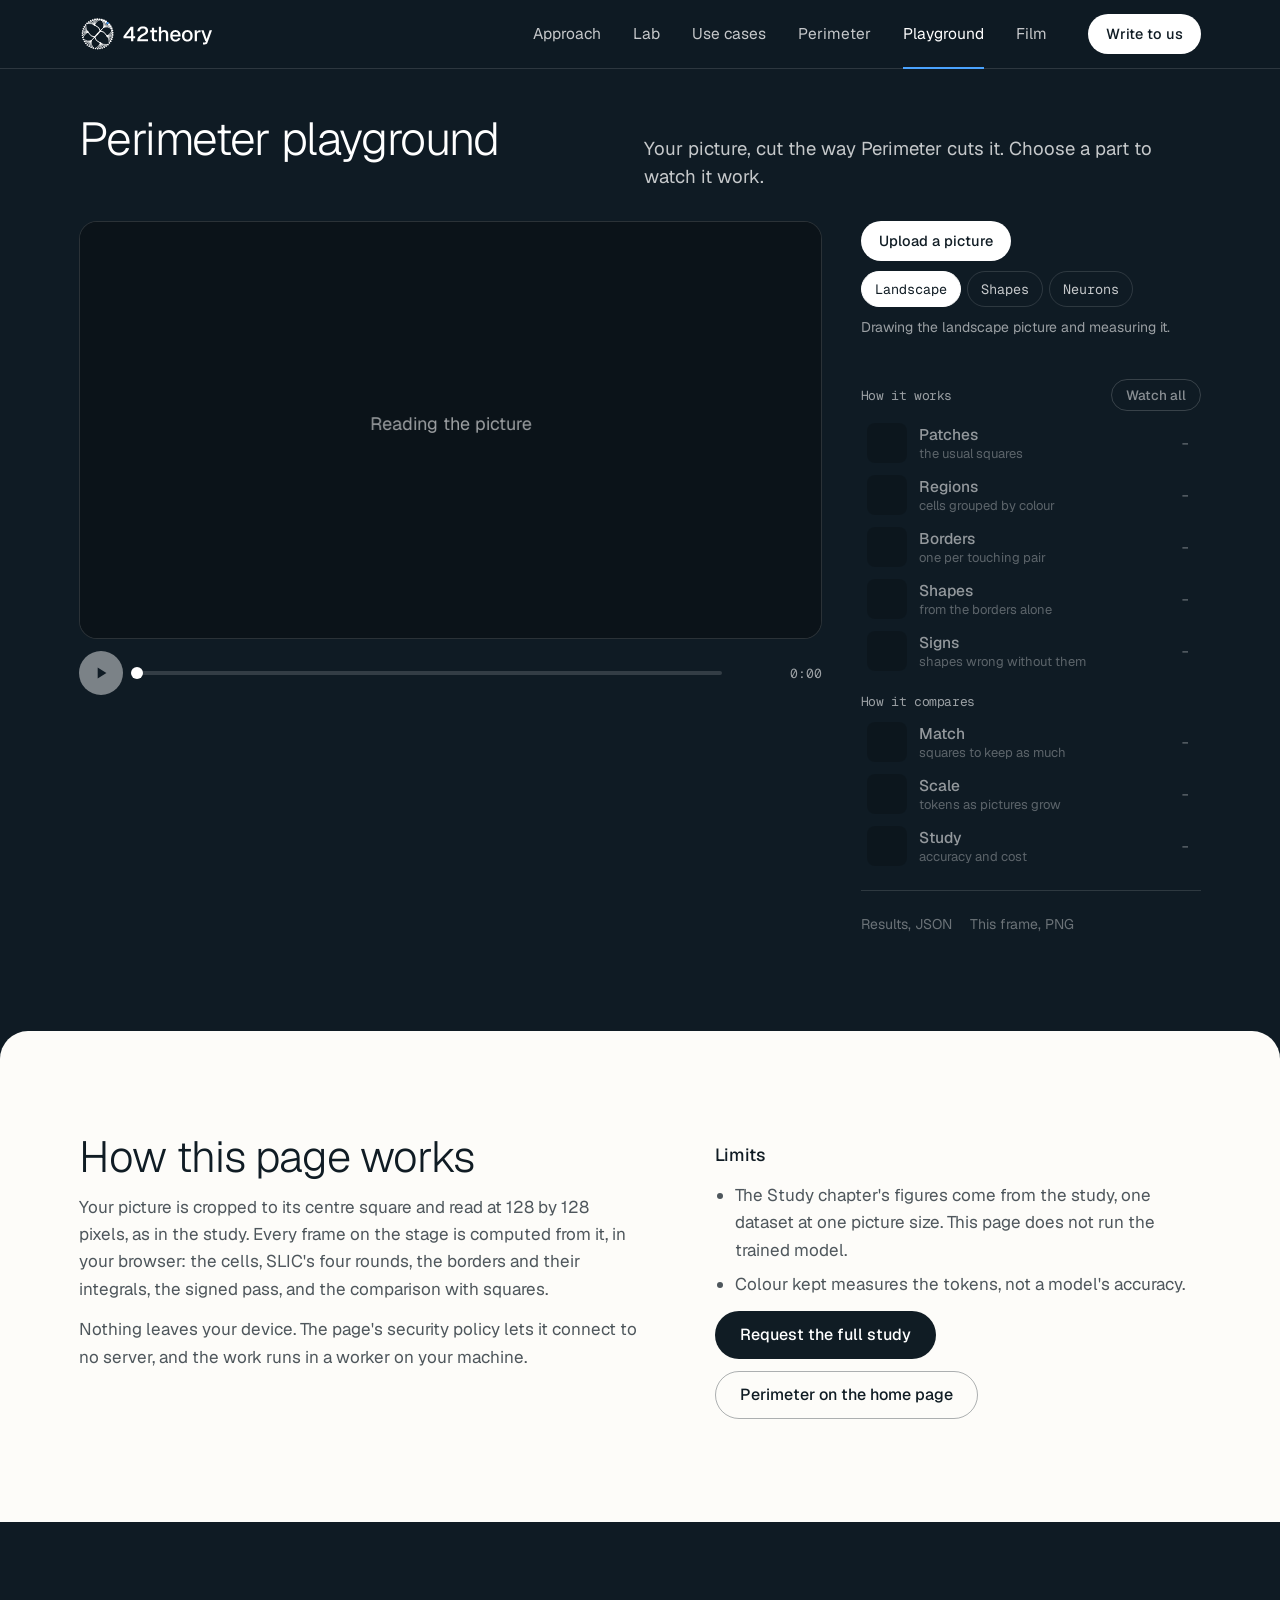
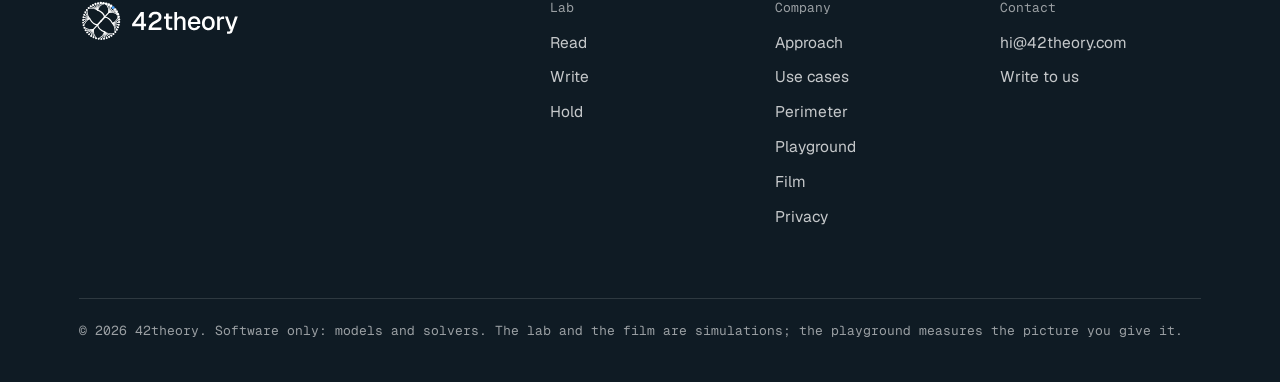
<file: playground.html>
<!doctype html>
<html lang="en">
<head>
<meta charset="utf-8">
<meta http-equiv="Content-Security-Policy" content="default-src 'self'; script-src 'self'; style-src 'self'; img-src 'self'; font-src 'self'; connect-src 'none'; worker-src 'self'; form-action 'none'; base-uri 'self'; object-src 'none'; frame-src 'none'; manifest-src 'self'; upgrade-insecure-requests">
<meta name="viewport" content="width=device-width, initial-scale=1">
<title>Perimeter playground: 42theory</title>
<meta name="description" content="Give Perimeter a picture and watch it work: regions, signed borders and shapes, measured against square patches in your browser. Nothing leaves your device.">
<link rel="canonical" href="https://42theory.com/playground.html">
<meta property="og:title" content="Perimeter playground: 42theory">
<meta property="og:description" content="Tokenize your own picture the way Perimeter does: regions and signed borders against square patches, measured in your browser.">
<meta property="og:type" content="website">
<meta property="og:site_name" content="42theory">
<meta property="og:url" content="https://42theory.com/playground.html">
<meta property="og:image" content="https://42theory.com/assets/42theory-card.jpg">
<meta property="og:image:type" content="image/jpeg">
<meta property="og:image:width" content="1200">
<meta property="og:image:height" content="630">
<meta property="og:image:alt" content="42theory. Read the neural code. Then write it. A human brain drawn as a cloud of points.">
<meta name="twitter:card" content="summary_large_image">
<meta name="referrer" content="strict-origin-when-cross-origin">
<meta name="format-detection" content="telephone=no">
<meta name="theme-color" content="#0F1B24">
<link rel="icon" href="favicon.ico" sizes="32x32">
<link rel="icon" href="assets/favicon.svg" type="image/svg+xml">
<link rel="apple-touch-icon" href="assets/apple-touch-icon.png">
<link rel="manifest" href="site.webmanifest">
<link rel="preload" href="assets/fonts/Geist-Variable.woff2" as="font" type="font/woff2" crossorigin>
<link rel="stylesheet" href="assets/42theory.106c1e84.css">
</head>
<body data-worker="assets/42theory-playground-worker.1058c53f.js">
<a class="skip" href="#main">Skip to content</a>

<header class="top" id="top">
  <div class="wrap bar">
    <a class="logo" href="./" aria-label="42theory, home"><img src="assets/42theory-lockup.svg" alt="42theory" width="134" height="37"></a>
    <nav class="nav-wide" aria-label="Main">
      <ul>
        <li><a href="./#approach">Approach</a></li>
        <li><a href="./#lab">Lab</a></li>
        <li><a href="./#uses">Use cases</a></li>
        <li><a href="./#research">Perimeter</a></li>
        <li><a href="playground.html" aria-current="page">Playground</a></li>
        <li><a href="./#film">Film</a></li>
      </ul>
    </nav>
    <a class="pill white small cta-top" href="./#contact">Write to us</a>
    <details class="menu" id="menu">
      <summary>Menu</summary>
      <nav aria-label="Main, small screens"><a href="./#approach">Approach</a><a href="./#lab">Lab</a><a href="./#uses">Use cases</a><a href="./#research">Perimeter</a><a href="playground.html" aria-current="page">Playground</a><a href="./#film">Film</a><a href="./#contact">Write to us</a></nav>
    </details>
  </div>
</header>

<main id="main">
<noscript><p class="nojs">The playground draws and measures pictures with JavaScript, which is switched off in this browser. How it works is described below.</p></noscript>

<section class="pg" id="playground" aria-labelledby="t-pg">
  <div class="wrap">
    <div class="pg-head">
      <h1 id="t-pg">Perimeter playground</h1>
      <p class="lead">Your picture, cut the way Perimeter cuts it. Choose a part to watch it work.</p>
    </div>
    <div class="pg-app">
      <div class="pg-src">
        <button type="button" class="pill white small" id="pg-pick">Upload a picture</button>
        <input type="file" id="pg-file" accept="image/*" hidden>
        <div class="seg pg-samples" role="group" aria-label="Sample pictures"><button type="button" data-sample="landscape" aria-pressed="false">Landscape</button><button type="button" data-sample="shapes" aria-pressed="false">Shapes</button><button type="button" data-sample="neurons" aria-pressed="false">Neurons</button></div>
        <p class="pg-status" id="pg-status" role="status">You can also drop or paste a picture anywhere on this page.</p>
      </div>

      <div class="pg-player">
        <div class="pg-frame" id="pg-frame">
          <canvas id="pg-cv" width="1280" height="720" tabindex="0" role="img" aria-label="The stage, waiting for a picture." aria-describedby="pg-keys"></canvas>
          <p class="pg-dropnote" id="pg-dropnote" hidden>Drop the picture to measure it</p>
          <p class="pg-tip" id="pg-tip" hidden></p>
        </div>
        <div class="pg-bar">
          <button type="button" class="pg-pp" id="pg-play" aria-label="Play" disabled><svg class="i-play" viewBox="0 0 24 24" aria-hidden="true"><path d="M8 5.5v13l10.5-6.5z"/></svg><svg class="i-pause" viewBox="0 0 24 24" aria-hidden="true"><path d="M7 5h3.6v14H7zM13.4 5H17v14h-3.6z"/></svg></button>
          <div class="pg-track" id="pg-track" role="slider" tabindex="0" aria-label="Position in the chapter" aria-valuemin="0" aria-valuemax="0" aria-valuenow="0" aria-valuetext="No chapter yet" aria-disabled="true"><i class="pg-fill"></i><span class="pg-ticks" id="pg-ticks"></span></div>
          <span class="pg-time" id="pg-time">0:00</span>
        </div>
        <p class="pg-cap" id="pg-cap" aria-live="polite"></p>
        <p class="sr" id="pg-keys">Space plays or pauses. The arrow keys move between steps.</p>
      </div>

      <nav class="pg-chapters" aria-label="Chapters">
        <div class="pg-gh"><h2 class="pg-grp" id="pg-g1">How it works</h2><button type="button" class="pg-all" id="pg-all" disabled>Watch all</button></div>
        <ol class="pg-list" aria-labelledby="pg-g1">
          <li><button type="button" class="pg-ch" data-ch="patches" aria-disabled="true"><canvas class="pg-th" width="88" height="88" aria-hidden="true"></canvas><span class="pg-ch-t"><span class="pg-ch-n">Patches</span><span class="pg-ch-s">the usual squares</span></span><span class="pg-ch-v" data-v="patches">–</span><i class="pg-ch-p" aria-hidden="true"></i></button></li>
          <li><button type="button" class="pg-ch" data-ch="regions" aria-disabled="true"><canvas class="pg-th" width="88" height="88" aria-hidden="true"></canvas><span class="pg-ch-t"><span class="pg-ch-n">Regions</span><span class="pg-ch-s">cells grouped by colour</span></span><span class="pg-ch-v" data-v="regions">–</span><i class="pg-ch-p" aria-hidden="true"></i></button></li>
          <li><button type="button" class="pg-ch" data-ch="borders" aria-disabled="true"><canvas class="pg-th" width="88" height="88" aria-hidden="true"></canvas><span class="pg-ch-t"><span class="pg-ch-n">Borders</span><span class="pg-ch-s">one per touching pair</span></span><span class="pg-ch-v" data-v="borders">–</span><i class="pg-ch-p" aria-hidden="true"></i></button></li>
          <li><button type="button" class="pg-ch" data-ch="shapes" aria-disabled="true"><canvas class="pg-th" width="88" height="88" aria-hidden="true"></canvas><span class="pg-ch-t"><span class="pg-ch-n">Shapes</span><span class="pg-ch-s">from the borders alone</span></span><span class="pg-ch-v" data-v="shapes">–</span><i class="pg-ch-p" aria-hidden="true"></i></button></li>
          <li><button type="button" class="pg-ch" data-ch="signs" aria-disabled="true"><canvas class="pg-th" width="88" height="88" aria-hidden="true"></canvas><span class="pg-ch-t"><span class="pg-ch-n">Signs</span><span class="pg-ch-s">shapes wrong without them</span></span><span class="pg-ch-v" data-v="signs">–</span><i class="pg-ch-p" aria-hidden="true"></i></button></li>
        </ol>
        <h2 class="pg-grp" id="pg-g2">How it compares</h2>
        <ol class="pg-list" aria-labelledby="pg-g2">
          <li><button type="button" class="pg-ch" data-ch="match" aria-disabled="true"><canvas class="pg-th" width="88" height="88" aria-hidden="true"></canvas><span class="pg-ch-t"><span class="pg-ch-n">Match</span><span class="pg-ch-s">squares to keep as much</span></span><span class="pg-ch-v" data-v="match">–</span><i class="pg-ch-p" aria-hidden="true"></i></button></li>
          <li><button type="button" class="pg-ch" data-ch="scale" aria-disabled="true"><canvas class="pg-th" width="88" height="88" aria-hidden="true"></canvas><span class="pg-ch-t"><span class="pg-ch-n">Scale</span><span class="pg-ch-s">tokens as pictures grow</span></span><span class="pg-ch-v" data-v="scale">–</span><i class="pg-ch-p" aria-hidden="true"></i></button></li>
          <li><button type="button" class="pg-ch" data-ch="study" aria-disabled="true"><canvas class="pg-th" width="88" height="88" aria-hidden="true"></canvas><span class="pg-ch-t"><span class="pg-ch-n">Study</span><span class="pg-ch-s">accuracy and cost</span></span><span class="pg-ch-v" data-v="study">–</span><i class="pg-ch-p" aria-hidden="true"></i></button></li>
        </ol>
        <div class="pg-tools">
          <button type="button" class="pg-link" id="pg-json" disabled>Results, JSON</button>
          <button type="button" class="pg-link" id="pg-png" disabled>This frame, PNG</button>
        </div>
      </nav>
    </div>
  </div>
</section>

<section class="doc pg-how" id="how" aria-labelledby="t-how">
  <div class="wrap pg-how-grid">
    <div>
      <h2 class="pg-h" id="t-how">How this page works</h2>
      <p>Your picture is cropped to its centre square and read at 128 by 128 pixels, as in the study. Every frame on the stage is computed from it, in your browser: the cells, SLIC's four rounds, the borders and their integrals, the signed pass, and the comparison with squares.</p>
      <p>Nothing leaves your device. The page's security policy lets it connect to no server, and the work runs in a worker on your machine.</p>
    </div>
    <div>
      <h3>Limits</h3>
      <ul class="pg-limits">
        <li>The Study chapter's figures come from the study, one dataset at one picture size. This page does not run the trained model.</li>
        <li>Colour kept measures the tokens, not a model's accuracy.</li>
      </ul>
      <p class="pg-cta"><a class="pill dark" href="./#contact">Request the full study</a><a class="pill line-dark" href="./#research">Perimeter on the home page</a></p>
    </div>
  </div>
</section>
</main>

<footer class="foot">
  <div class="wrap footgrid">
    <a class="logo" href="./" aria-label="42theory, home"><img src="assets/42theory-lockup.svg" alt="42theory" width="160" height="44"></a>
    <nav class="cols" aria-label="Footer">
      <div><h3>Lab</h3><a href="./?lab=read#lab">Read</a><a href="./?lab=write#lab">Write</a><a href="./?lab=hold#lab">Hold</a></div>
      <div><h3>Company</h3><a href="./#approach">Approach</a><a href="./#uses">Use cases</a><a href="./#research">Perimeter</a><a href="playground.html" aria-current="page">Playground</a><a href="./#film">Film</a><a href="privacy.html">Privacy</a></div>
      <div><h3>Contact</h3><a href="mailto:hi@42theory.com">hi@42theory.com</a><a href="./#contact">Write to us</a></div>
    </nav>
    <div class="copy">
      <p>© 2026 42theory. Software only: models and solvers. The lab and the film are simulations; the playground measures the picture you give it.</p>
    </div>
  </div>
</footer>
<script src="assets/42theory-playground.87a0d579.js" defer></script>
</body>
</html>
</file>
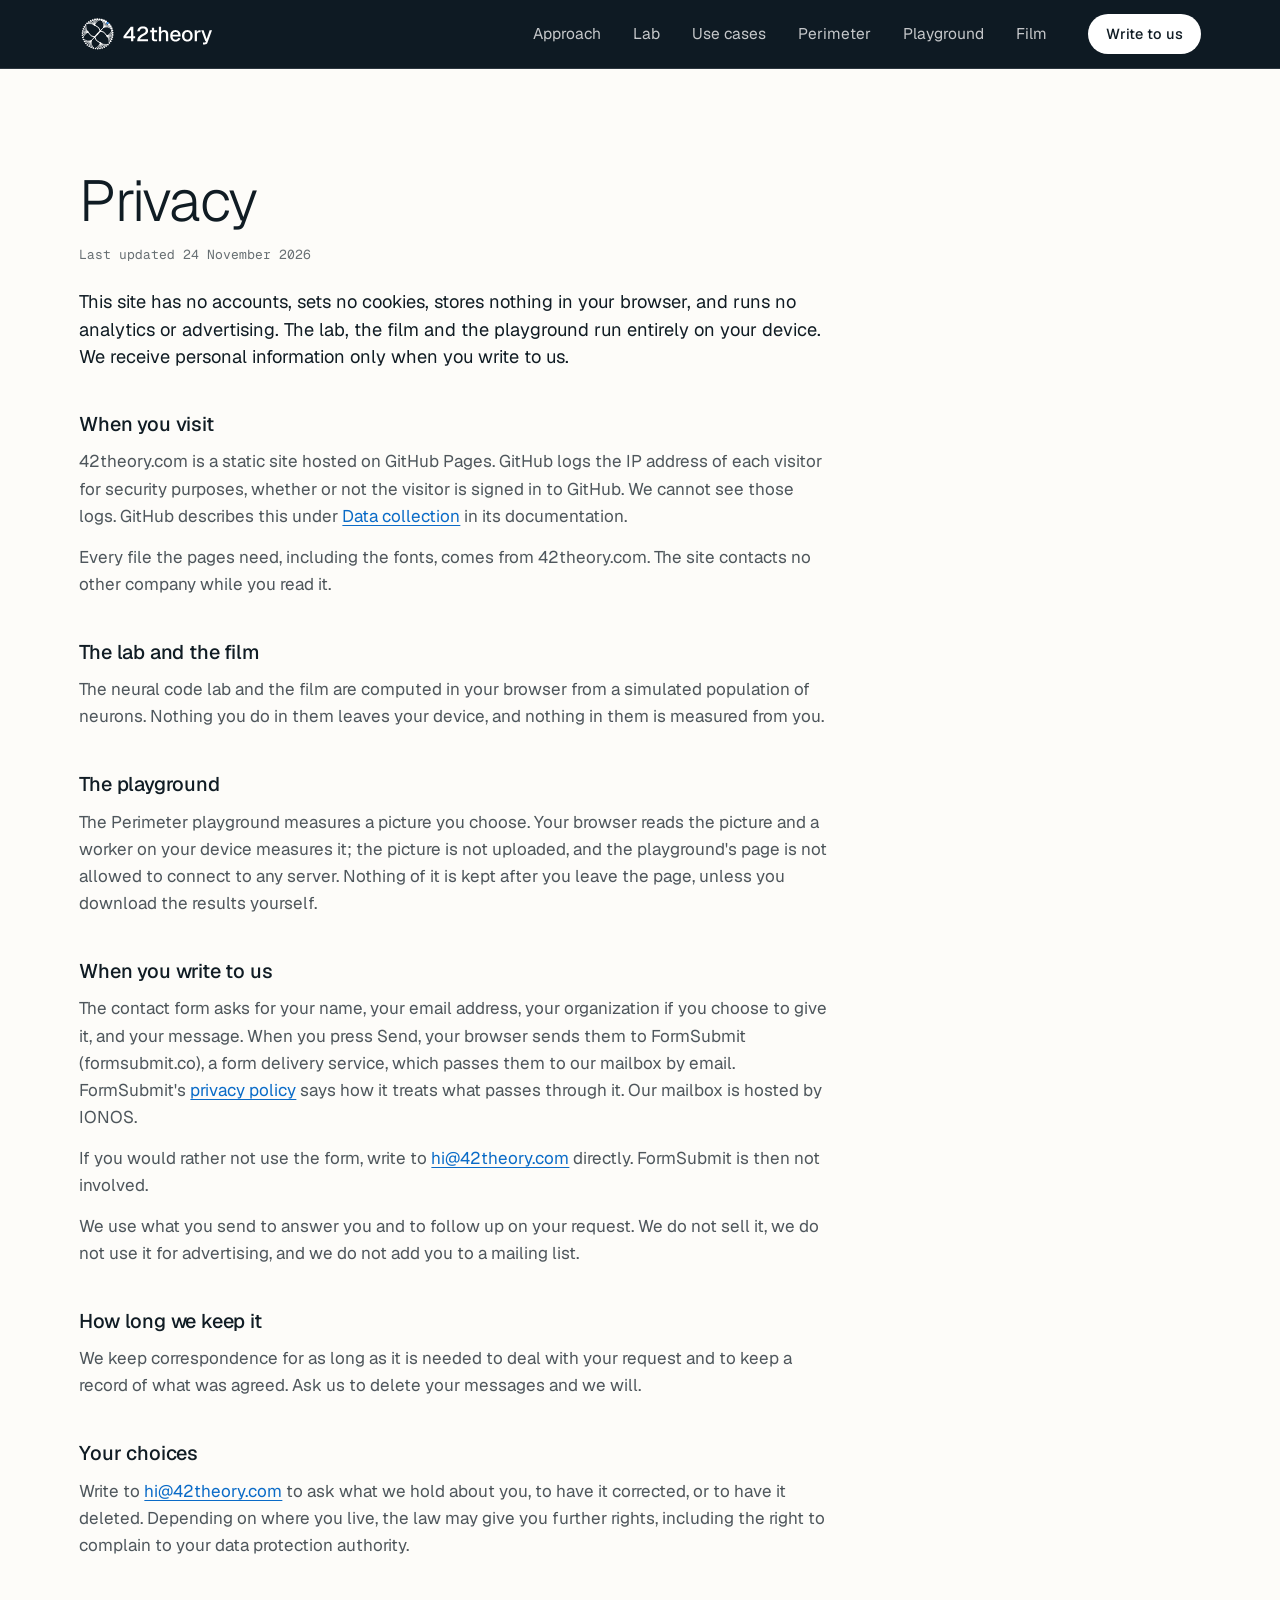
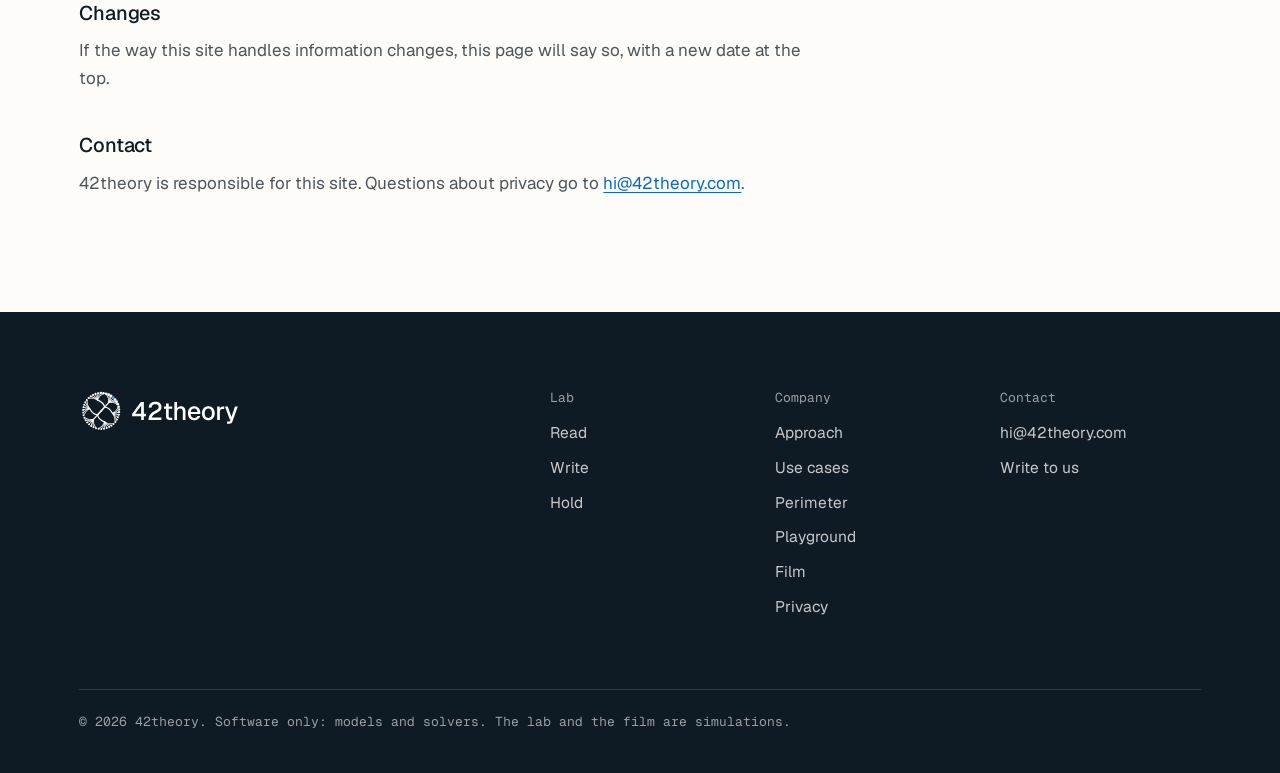
<file: privacy.html>
<!doctype html>
<html lang="en">
<head>
<meta charset="utf-8">
<meta http-equiv="Content-Security-Policy" content="default-src 'self'; script-src 'none'; style-src 'self'; img-src 'self'; font-src 'self'; base-uri 'self'; form-action 'none'; object-src 'none'; frame-src 'none'; manifest-src 'self'">
<meta name="viewport" content="width=device-width, initial-scale=1">
<title>Privacy: 42theory</title>
<meta name="description" content="How 42theory.com handles information: no cookies or analytics, playground pictures kept on your device, and what happens when you write to us.">
<link rel="canonical" href="https://42theory.com/privacy.html">
<meta property="og:title" content="Privacy: 42theory">
<meta property="og:description" content="No cookies, no analytics, nothing stored in your browser, and what happens when you write to us.">
<meta property="og:type" content="website">
<meta property="og:site_name" content="42theory">
<meta property="og:url" content="https://42theory.com/privacy.html">
<meta property="og:image" content="https://42theory.com/assets/42theory-card.jpg">
<meta property="og:image:type" content="image/jpeg">
<meta property="og:image:width" content="1200">
<meta property="og:image:height" content="630">
<meta property="og:image:alt" content="42theory. Read the neural code. Then write it. A human brain drawn as a cloud of points.">
<meta name="twitter:card" content="summary_large_image">
<meta name="referrer" content="strict-origin-when-cross-origin">
<meta name="format-detection" content="telephone=no">
<meta name="theme-color" content="#0F1B24">
<link rel="icon" href="favicon.ico" sizes="32x32">
<link rel="icon" href="assets/favicon.svg" type="image/svg+xml">
<link rel="apple-touch-icon" href="assets/apple-touch-icon.png">
<link rel="manifest" href="site.webmanifest">
<link rel="preload" href="assets/fonts/Geist-Variable.woff2" as="font" type="font/woff2" crossorigin>
<link rel="stylesheet" href="assets/42theory.106c1e84.css">
</head>
<body>
<a class="skip" href="#main">Skip to content</a>

<header class="top" id="top">
  <div class="wrap bar">
    <a class="logo" href="./" aria-label="42theory, home"><img src="assets/42theory-lockup.svg" alt="42theory" width="134" height="37"></a>
    <nav class="nav-wide" aria-label="Main">
      <ul>
        <li><a href="./#approach">Approach</a></li>
        <li><a href="./#lab">Lab</a></li>
        <li><a href="./#uses">Use cases</a></li>
        <li><a href="./#research">Perimeter</a></li>
        <li><a href="playground.html">Playground</a></li>
        <li><a href="./#film">Film</a></li>
      </ul>
    </nav>
    <a class="pill white small cta-top" href="./#contact">Write to us</a>
    <details class="menu" id="menu">
      <summary>Menu</summary>
      <nav aria-label="Main, small screens"><a href="./#approach">Approach</a><a href="./#lab">Lab</a><a href="./#uses">Use cases</a><a href="./#research">Perimeter</a><a href="playground.html">Playground</a><a href="./#film">Film</a><a href="./#contact">Write to us</a></nav>
    </details>
  </div>
</header>

<main id="main" class="doc">
  <div class="wrap">
    <div class="in">
      <h1>Privacy</h1>
      <p class="when">Last updated 24 November 2026</p>
      <p class="lead">This site has no accounts, sets no cookies, stores nothing in your browser, and runs no analytics or advertising. The lab, the film and the playground run entirely on your device. We receive personal information only when you write to us.</p>

      <h2>When you visit</h2>
      <p>42theory.com is a static site hosted on GitHub Pages. GitHub logs the IP address of each visitor for security purposes, whether or not the visitor is signed in to GitHub. We cannot see those logs. GitHub describes this under <a href="https://docs.github.com/en/pages/getting-started-with-github-pages/what-is-github-pages#data-collection">Data collection</a> in its documentation.</p>
      <p>Every file the pages need, including the fonts, comes from 42theory.com. The site contacts no other company while you read it.</p>

      <h2>The lab and the film</h2>
      <p>The neural code lab and the film are computed in your browser from a simulated population of neurons. Nothing you do in them leaves your device, and nothing in them is measured from you.</p>

      <h2>The playground</h2>
      <p>The Perimeter playground measures a picture you choose. Your browser reads the picture and a worker on your device measures it; the picture is not uploaded, and the playground's page is not allowed to connect to any server. Nothing of it is kept after you leave the page, unless you download the results yourself.</p>

      <h2>When you write to us</h2>
      <p>The contact form asks for your name, your email address, your organization if you choose to give it, and your message. When you press Send, your browser sends them to FormSubmit (formsubmit.co), a form delivery service, which passes them to our mailbox by email. FormSubmit's <a href="https://formsubmit.co/privacy.pdf">privacy policy</a> says how it treats what passes through it. Our mailbox is hosted by IONOS.</p>
      <p>If you would rather not use the form, write to <a href="mailto:hi@42theory.com">hi@42theory.com</a> directly. FormSubmit is then not involved.</p>
      <p>We use what you send to answer you and to follow up on your request. We do not sell it, we do not use it for advertising, and we do not add you to a mailing list.</p>

      <h2>How long we keep it</h2>
      <p>We keep correspondence for as long as it is needed to deal with your request and to keep a record of what was agreed. Ask us to delete your messages and we will.</p>

      <h2>Your choices</h2>
      <p>Write to <a href="mailto:hi@42theory.com">hi@42theory.com</a> to ask what we hold about you, to have it corrected, or to have it deleted. Depending on where you live, the law may give you further rights, including the right to complain to your data protection authority.</p>

      <h2>Changes</h2>
      <p>If the way this site handles information changes, this page will say so, with a new date at the top.</p>

      <h2>Contact</h2>
      <p>42theory is responsible for this site. Questions about privacy go to <a href="mailto:hi@42theory.com">hi@42theory.com</a>.</p>
    </div>
  </div>
</main>

<footer class="foot">
  <div class="wrap footgrid">
    <a class="logo" href="./" aria-label="42theory, home"><img src="assets/42theory-lockup.svg" alt="42theory" width="160" height="44"></a>
    <nav class="cols" aria-label="Footer">
      <div><h3>Lab</h3><a href="./?lab=read#lab">Read</a><a href="./?lab=write#lab">Write</a><a href="./?lab=hold#lab">Hold</a></div>
      <div><h3>Company</h3><a href="./#approach">Approach</a><a href="./#uses">Use cases</a><a href="./#research">Perimeter</a><a href="playground.html">Playground</a><a href="./#film">Film</a><a href="privacy.html" aria-current="page">Privacy</a></div>
      <div><h3>Contact</h3><a href="mailto:hi@42theory.com">hi@42theory.com</a><a href="./#contact">Write to us</a></div>
    </nav>
    <div class="copy">
      <p>© 2026 42theory. Software only: models and solvers. The lab and the film are simulations.</p>
    </div>
  </div>
</footer>
</body>
</html>
</file>
<file: assets/42theory.106c1e84.css>
@font-face{font-family:"Geist";src:url(fonts/Geist-Variable.woff2)format("woff2");font-weight:100 900;font-style:normal;font-display:swap}@font-face{font-family:"Geist Mono";src:url(fonts/GeistMono-Variable.woff2)format("woff2");font-weight:100 900;font-style:normal;font-display:swap}:root{--night:#0F1B24;--night2:#13232F;--night3:#1B2F3D;--bar:#0C2D4A;--paper:#FDFCF9;--sand:#F6F3EA;--ink:#101C24;--ink2:rgba(16,28,36,.74);--ink3:rgba(16,28,36,.63);--rule:rgba(16,28,36,.14);--blue:#4AA3FF;--bluel:#0A6BC7;--w2:rgba(255,255,255,.76);--w3:rgba(255,255,255,.58);--rulen:rgba(255,255,255,.13);--sans:"Geist", "Helvetica Neue", Arial, sans-serif;--mono:"Geist Mono", ui-monospace, Menlo, Consolas, monospace;--pad:clamp(20px, 6.2vw, 96px);--r:28px;--focus:var(--bluel)}*{box-sizing:border-box}html{scroll-behavior:smooth;scroll-padding-top:86px;-webkit-text-size-adjust:100%}body{margin:0;background:var(--night);color:var(--ink);font:400 17px/1.6 var(--sans);-webkit-font-smoothing:antialiased;text-rendering:optimizeLegibility}canvas,img,svg{max-width:100%}a,button{color:inherit}dd,dl,fieldset,figure,h1,h2,h3,ol,p,ul{margin:0;padding:0}fieldset{border:0;min-width:0}ol,ul{list-style:none}button{font:inherit}:focus-visible{outline:2px solid var(--focus);outline-offset:3px;border-radius:4px}.film,.foot,.lab,.notice,.story,.top{--focus:var(--blue)}.skip,.sr{position:absolute}.sr{width:1px;height:1px;overflow:hidden;clip-path:inset(50%);white-space:nowrap}.skip{left:12px;top:-60px;z-index:50;background:#fff;color:var(--ink);padding:10px 16px;border-radius:10px}.skip:focus{top:12px}.wrap{width:100%;max-width:1440px;margin-inline:auto;padding-inline:var(--pad)}.blue{color:var(--blue)}.pill{display:inline-flex;align-items:center;justify-content:center;min-height:48px;padding:0 24px;border-radius:999px;font:500 16px/1 var(--sans);text-decoration:none;border:1px solid transparent;cursor:pointer;transition:background-color .15s,color .15s,border-color .15s;white-space:nowrap}.pill.small{min-height:40px;padding:0 17px;font-size:14.5px}.pill.white{background:#fff;color:var(--ink)}.pill.white:hover{background:var(--blue);color:var(--ink)}.pill.dark{background:var(--ink);color:#fff}.pill.dark:hover{background:var(--bluel)}.pill.line{border-color:rgba(255,255,255,.34);color:#fff;background:0 0}.pill.line:hover{border-color:#fff}.pill.line-dark{border-color:rgba(16,28,36,.34);color:var(--ink);background:0 0}.pill.line-dark:hover{border-color:var(--ink)}.pill:disabled,.pill[aria-disabled=true]{opacity:.6;cursor:default}.notice{background:var(--bar);color:#fff;font-size:14.5px;display:flex;align-items:center;justify-content:center;gap:12px;padding:8px 52px;position:relative;text-align:center}.notice[hidden]{display:none}.notice a{text-underline-offset:3px}.notice-x{position:absolute;right:12px;top:50%;transform:translateY(-50%);background:0 0;border:0;width:36px;height:36px;display:grid;place-items:center;cursor:pointer;opacity:.8;border-radius:50%}.notice-x:hover{opacity:1}.top{position:sticky;top:0;z-index:20;background:rgba(15,27,36,.88);-webkit-backdrop-filter:blur(14px);backdrop-filter:blur(14px);border-bottom:1px solid var(--rulen);color:#fff}.bar{display:flex;align-items:center;gap:28px;min-height:68px}.logo{display:inline-flex;flex:none}.logo img{display:block;height:auto}.menu,.nav-wide{margin-left:auto}.nav-wide ul{display:flex;gap:6px}.nav-wide a{display:block;padding:8px 13px;border-radius:999px;text-decoration:none;font-size:15.5px;color:var(--w2);position:relative}.nav-wide a:hover,.nav-wide a[aria-current],.tabs button:hover{color:#fff}.nav-wide a[aria-current]::after{content:"";position:absolute;left:13px;right:13px;bottom:-15px;height:2px;background:var(--blue)}.menu{display:none;position:relative}.menu summary{list-style:none;cursor:pointer;padding:9px 16px;border:1px solid rgba(255,255,255,.34);border-radius:999px;font-size:15px}.menu summary::-webkit-details-marker{display:none}.menu nav{position:absolute;right:0;top:calc(100% + 12px);background:var(--night2);border:1px solid var(--rulen);border-radius:18px;padding:10px;min-width:220px;display:grid}.menu nav a{padding:12px 14px;text-decoration:none;border-radius:10px}.menu nav a:hover,.menu nav a[aria-current]{background:rgba(255,255,255,.08)}.story{position:relative;background:var(--night);color:#fff;--lay:side}.motion{position:sticky;top:69px;height:0;z-index:3}.motion-b,.tabs button{border-radius:999px;cursor:pointer}.motion-b{position:absolute;right:var(--pad);top:14px;display:inline-flex;align-items:center;gap:8px;min-height:36px;padding:0 15px 0 13px;border:1px solid rgba(255,255,255,.45);background:rgba(15,27,36,.78);color:#fff;font:500 13.5px/1 var(--sans);transition:border-color .15s}.motion-b:hover{border-color:#fff}.motion-b[data-still="0"] .i-play,.motion-b[data-still="1"] .i-pause,.motion-b[hidden]{display:none}.motion-b svg{flex:none}@media (max-width:619px){.motion-b{width:44px;height:44px;min-height:0;padding:0;justify-content:center;top:10px}.motion-b span{position:absolute;width:1px;height:1px;overflow:hidden;clip-path:inset(50%);white-space:nowrap}}.pin{position:sticky;top:69px;height:calc(100vh - 69px);height:calc(100svh - 69px);overflow:hidden}#story-cv{position:absolute;inset:0;width:100%;height:100%}@media (min-width:900px){.notice:not([hidden])~main .step.first{min-height:calc(100vh - 69px - 39px);min-height:calc(100svh - 69px - 39px)}}.steps{position:relative;margin-top:calc(-1*(100vh - 69px));margin-top:calc(-1*(100svh - 69px))}.step{min-height:calc(100vh - 69px);min-height:calc(100svh - 69px);display:flex;align-items:center}.step .say{max-width:min(560px,38vw)}.step h2{font-size:clamp(1.9rem,3.3vw,3.05rem);line-height:1.08;letter-spacing:-.028em;text-wrap:balance}.step .say p{margin-top:1.1em;color:var(--w2);font-size:clamp(1.02rem,1.22vw,1.18rem);line-height:1.55}.step.first{text-align:center}.hero-in{margin-inline:auto;max-width:1000px;padding-block:32px;position:relative;z-index:0}.cue::before,.hero-in::before{content:"";position:absolute;z-index:-1;pointer-events:none}.hero-in::before{inset:2% -6% 20%;background:radial-gradient(closest-side,rgba(15,27,36,.86)0,rgba(15,27,36,.74) 52%,rgba(15,27,36,0) 100%)}.story h1{font-weight:300;font-size:clamp(2.7rem,6.2vw,5.8rem);line-height:1.02;letter-spacing:-.032em}#story-cv,.story h1 span{display:block}.nojs{margin:0;padding:12px var(--pad);background:var(--bar);color:#fff;font-size:15px;text-align:center}.step.first .lead,.step.first h1{text-shadow:0 0 26px rgba(15,27,36,.95),0 0 8px rgba(15,27,36,.75)}.lead{font-size:clamp(1.08rem,1.45vw,1.3rem);line-height:1.5;color:var(--w2);font-weight:400}.lead.dark,.real p,.three p{color:var(--ink2)}.hero-in .lead{margin:1.5em auto 0;max-width:41em}.cta{display:flex;flex-wrap:wrap;gap:12px;margin-top:2em}.hero-in .cta{justify-content:center}.cue{position:relative;margin-top:clamp(26px,6vh,60px);font:400 12.5px/1 var(--mono);color:var(--w3)}.cue::before{left:50%;top:-18px;width:140px;height:96px;margin-left:-70px;background:radial-gradient(closest-side,rgba(15,27,36,.94)0,rgba(15,27,36,.82) 55%,rgba(15,27,36,0) 100%)}.cue::after{content:"";display:block;width:1px;height:34px;margin:12px auto 0;background:linear-gradient(var(--blue),rgba(74,163,255,0))}.contact,.film,.lab,.sheet,.uses{border-radius:var(--r) var(--r)0 0;margin-top:calc(-1*var(--r));position:relative}.approach,.contact,.uses{background:var(--paper)}.approach{padding-block:clamp(72px,9vw,130px) calc(clamp(72px,9vw,130px) + var(--r))}.approach .head2{margin-bottom:clamp(40px,5vw,72px)}.three{display:grid;grid-template-columns:repeat(3,minmax(0,1fr));gap:clamp(28px,4.4vw,72px);border-top:1px solid var(--rule);padding-top:clamp(28px,3.4vw,48px)}#lab-cv,.gl{display:block}.gl{color:var(--ink);margin-bottom:22px}.three h3{font-weight:400;font-size:1.55rem;line-height:1.2;letter-spacing:-.015em;margin-bottom:.7em}.three b,.use b{font:400 .93em var(--mono);color:var(--bluel);white-space:nowrap}.real{margin-top:clamp(48px,6vw,88px);background:var(--sand);border-radius:22px;padding:clamp(24px,3.6vw,48px);display:grid;grid-template-columns:minmax(0,1fr) minmax(0,2.1fr);gap:clamp(14px,4vw,64px)}.real h3,h2{font-weight:300;font-size:clamp(1.5rem,2.4vw,2.1rem);line-height:1.15;letter-spacing:-.02em}.real p{max-width:40em}.real p+p{margin-top:.9em}.contact .lead a,.doc a,.fig figcaption a,.form .note a,.real a{color:var(--bluel);text-underline-offset:3px}.head2{display:grid;grid-template-columns:minmax(0,1fr) minmax(0,1fr);gap:clamp(16px,5vw,96px);align-items:end}h2{font-size:clamp(2.2rem,4.6vw,4rem);line-height:1.05;letter-spacing:-.03em}.head2 .lead{max-width:34em}.lab{background:var(--night);color:#fff;padding-block:clamp(72px,9vw,130px) calc(clamp(64px,8vw,110px) + var(--r))}.lab-grid{display:grid;grid-template-columns:minmax(0,1.1fr) minmax(0,.9fr);gap:clamp(24px,4.4vw,72px);align-items:start;margin-top:clamp(36px,4.4vw,64px)}.stage{position:sticky;top:92px}#lab-cv{width:100%;aspect-ratio:1/1;border-radius:26px;background:var(--night2);touch-action:pan-y}#lab-cv.drag{cursor:grab}.hint{margin-top:12px;font:400 13px/1.5 var(--mono);color:var(--w3)}#lab-cv,.tabs{border:1px solid var(--rulen)}.tabs{display:inline-flex;gap:2px;padding:4px;border-radius:999px;margin-bottom:18px}.tabs button{background:0 0;border:0;padding:10px 22px;font-size:16px;font-weight:500;color:var(--w2);min-height:44px}.tabs button[aria-pressed=true]{background:#fff;color:var(--ink)}.row{display:grid;grid-template-columns:minmax(118px,11.5em) minmax(0,1fr) 4.9em;align-items:center;gap:14px;min-height:46px}.row .lbl,.row label{font-size:15px;color:var(--w2);line-height:1.3}.row output{font:400 14px var(--mono);text-align:right;color:#fff}input[type=range]{width:100%;height:30px;margin:0;accent-color:var(--blue);background:0 0;cursor:pointer}input[type=range]:disabled{opacity:.4;cursor:default}.seg{grid-column:2/4;display:flex;flex-wrap:wrap;gap:6px}.seg button{background:0 0;border:1px solid var(--rulen);border-radius:999px;padding:0 13px;min-height:36px;font:400 13.5px var(--mono);cursor:pointer;color:var(--w2)}.seg button:hover{border-color:rgba(255,255,255,.4);color:#fff}.seg button[aria-pressed=true]{background:#fff;border-color:#fff;color:var(--ink)}.ctl,.out>div{border-bottom:1px solid var(--rulen)}.ctl{padding-bottom:8px;margin-bottom:8px}.btns{display:flex;flex-wrap:wrap;align-items:center;gap:10px 14px;margin:10px 0 4px}.check,.out dt{font-size:14.5px}.check{display:inline-flex;align-items:center;gap:9px;color:var(--w2);cursor:pointer;min-height:40px}.check input{width:18px;height:18px;accent-color:var(--blue);margin:0}.out{margin-top:16px;border-top:1px solid var(--rulen)}.out>div{display:grid;grid-template-columns:minmax(104px,9em) minmax(0,1fr);gap:14px;padding:12px 0;align-items:baseline}.out dt{color:var(--w3)}.out dd{font:400 14px/1.55 var(--mono);color:rgba(255,255,255,.9);font-variant-numeric:tabular-nums}.out dd.big{font:300 clamp(1.7rem,2.5vw,2.2rem)/1.15 var(--sans);letter-spacing:-.01em}.out .blue{color:var(--blue)}.out .ln{display:block}.form span.err:empty,.mode>.fine:empty,.out .ln:empty{display:none}.fine{font-size:14.5px;line-height:1.55;color:var(--w3)}.mode>.fine{margin:10px 0}.model{margin-top:clamp(36px,4vw,56px);max-width:68em}.model b{font-weight:500;color:var(--w2)}.record{margin-top:18px}.record summary,.transcript summary{cursor:pointer;font:400 14px var(--mono);color:var(--w2);padding:8px 0;width:fit-content}.record pre{margin:8px 0 0;font:400 12px/1.5 var(--mono);background:var(--night2);border:1px solid var(--rulen);border-radius:14px;padding:14px 16px;overflow:auto;max-height:300px;color:var(--w2)}.uses{padding-block:clamp(72px,9vw,130px) clamp(48px,6vw,90px)}.uses h2{margin-bottom:clamp(32px,4vw,60px)}.use{display:grid;grid-template-columns:minmax(0,1fr) minmax(0,1.45fr);gap:clamp(16px,5vw,96px);padding-block:clamp(30px,4vw,56px);border-top:1px solid var(--rule)}.doc h1,.nf h1,.use h3{font-weight:300;font-size:clamp(1.7rem,3vw,2.6rem);line-height:1.1;letter-spacing:-.025em}.use p{max-width:38em}.use p+p{margin-top:1em}.use .small{font:400 13px/1.5 var(--mono);color:var(--ink3)}.research{background:var(--sand);padding-block:clamp(72px,9vw,130px) calc(clamp(64px,8vw,110px) + var(--r))}.doc p,.doc ul,.findings dd,.form label,.research .lead,.use p{color:var(--ink2)}.two{display:grid;grid-template-columns:minmax(0,1.5fr) minmax(0,1fr);gap:22px;margin-top:clamp(36px,4.4vw,64px);align-items:stretch}.fig{background:#fff;border:1px solid var(--rule);border-radius:20px;padding:clamp(14px,1.6vw,22px);display:flex;flex-direction:column;justify-content:space-between;gap:14px}#film-cv,.fig img,.fig svg{display:block;width:100%;height:auto}.fig figcaption{font-size:14px;line-height:1.5}.chart .grid-l line{stroke:rgba(16,28,36,.11)}.chart .ax text{font:400 12px var(--mono);fill:rgba(16,28,36,.63)}.chart .l-patch{fill:none;stroke:var(--ink);stroke-width:2}.chart .l-patch-d circle{fill:var(--ink)}.chart .band-r{fill:var(--bluel)}.chart .lab-p,.chart .lab-r{font:400 12.5px var(--mono);fill:var(--ink)}.chart .lab-r{fill:var(--bluel)}.findings{display:grid;grid-template-columns:repeat(3,minmax(0,1fr));gap:clamp(22px,3.4vw,56px);margin:clamp(36px,4.4vw,64px)0}.findings dt{font-weight:500;font-size:1.12rem;margin-bottom:.4em}.research-cta{margin-top:0}.film{background:var(--night);color:#fff;padding-block:clamp(72px,9vw,130px) calc(clamp(64px,8vw,110px) + var(--r))}.player{margin-top:clamp(36px,4.4vw,64px)}#film-cv{aspect-ratio:16/9;border-radius:22px;background:var(--night2);border:1px solid var(--rulen)}.pctl,.track{display:flex;align-items:center}.pctl{gap:18px;margin-top:18px}.track{flex:1;height:22px;cursor:pointer;position:relative}.track i,.track::before{height:3px;border-radius:2px}.track::before{content:"";position:absolute;left:0;right:0;background:var(--rulen)}.track i{position:relative;display:block;width:0;background:var(--blue)}.tc{font:400 13.5px var(--mono);color:var(--w2);min-width:9ch;text-align:right;font-variant-numeric:tabular-nums}.transcript{margin-top:18px}.transcript ol{margin-top:8px;display:grid;gap:10px;max-width:60em;font-size:15px;color:var(--w2)}.transcript b{font:400 13px var(--mono);color:var(--blue);white-space:pre;margin-right:6px}.doc{background:var(--paper);color:var(--ink);padding-block:clamp(56px,8vw,110px) clamp(72px,9vw,130px)}.doc .in{max-width:44em}.doc h1,.nf h1{font-size:clamp(2.3rem,5vw,3.6rem);line-height:1.05;letter-spacing:-.03em}.doc .when{font:400 13px var(--mono);color:var(--ink3);margin-top:14px}.doc h2{font-weight:500;font-size:1.24rem;letter-spacing:-.01em;margin-top:2.2em}.doc p,.doc ul{margin-top:.8em}.doc ul{list-style:disc;padding-left:1.2em}.doc li+li{margin-top:.4em}.doc .lead{color:var(--ink);font-size:1.14rem;margin-top:1.4em}.nf{min-height:100vh;min-height:100svh;display:grid;align-content:center;background:var(--night);color:#fff;--focus:var(--blue)}.nf h1{font-size:clamp(2.4rem,6vw,4.6rem);margin:28px 0 16px}.nf .cta{margin-top:28px}.contact{padding-block:clamp(72px,9vw,130px)}.grid2{display:grid;grid-template-columns:minmax(0,1fr) minmax(0,1.15fr);gap:clamp(24px,6vw,110px);align-items:start}.contact .lead{margin-top:1.2em;max-width:26em}.form p{margin-bottom:16px}.form label{display:block;font-size:14.5px;margin-bottom:6px}.fig figcaption,.form label span{color:var(--ink3)}.form input,.form textarea{width:100%;font:inherit;color:var(--ink);background:#fff;border:1px solid #6f7a82;border-radius:12px;padding:13px 14px}.form input:hover,.form textarea:hover{border-color:var(--ink)}.form textarea{resize:vertical;min-height:130px}.form [aria-invalid=true]{border-color:#b3261e;box-shadow:0 0 0 1px #b3261e}.form span.err{display:block;font-size:13.5px;line-height:1.4;color:#8c1d18;margin-top:6px}.form .note{font-size:13.5px;line-height:1.5;color:var(--ink3);margin:16px 0 0;max-width:46em}.sent{display:none;scroll-margin-top:120px;padding:12px 16px;border-radius:12px;background:#e7f3ea;color:#0b5d2a;font-size:15px}.sent:target{display:block}.row2{display:grid;grid-template-columns:1fr 1fr;gap:16px}.hp{position:absolute;left:-9999px}.send{display:flex;align-items:center;gap:18px;flex-wrap:wrap}.status{font-size:14.5px;color:var(--ink2);margin:0;flex:1;min-width:220px}.status.err{color:#8c1d18}.status.ok{color:#0b5d2a}.status a,.status button{color:var(--bluel)}.status button{background:0 0;border:0;padding:0;text-decoration:underline;cursor:pointer}.foot{background:var(--night);color:#fff;padding-block:clamp(48px,6vw,84px) 40px}.footgrid{display:grid;grid-template-columns:minmax(0,1fr) minmax(0,1.6fr);gap:clamp(28px,5vw,80px);align-items:start}.cols{display:grid;grid-template-columns:repeat(3,minmax(0,1fr));gap:24px}.cols h3{font:400 13px var(--mono);color:var(--w3);margin-bottom:10px}.cols a{display:block;text-decoration:none;color:var(--w2);padding:5px 0;font-size:15.5px}.cols a:hover,.copy a:hover{color:#fff}.copy{grid-column:1/-1;font:400 13px/1.6 var(--mono);color:var(--w3);border-top:1px solid var(--rulen);padding-top:22px;text-wrap:pretty}.copy p+p{margin-top:8px}.copy a{color:inherit;text-underline-offset:3px}@media (max-width:1020px){.findings,.three{gap:30px}.findings,.footgrid,.grid2,.head2,.lab-grid,.real,.three,.two,.use{grid-template-columns:1fr}.stage{position:static;max-width:620px;margin-inline:auto;width:100%}}@media (max-width:959px){.cta-top,.nav-wide{display:none}.menu{display:block}}@media (max-width:899px) and (max-aspect-ratio:5/4),(max-width:619px){.story{--lay:stack}.step{align-items:flex-end}.step.first{align-items:center}.step .say{max-width:none}.step:not(.first) .wrap{padding-top:64px;padding-bottom:30px;background:linear-gradient(to top,rgba(15,27,36,.98)0,rgba(15,27,36,.93) 70%,rgba(15,27,36,0))}.step.first{flex-direction:column;justify-content:center}}@media (max-width:480px),(max-height:560px){.step h2{font-size:1.6rem}.step .say p{font-size:1rem;margin-top:.8em}}@media (max-width:560px){body{font-size:16.5px}.row{grid-template-columns:minmax(0,1fr) 4.6em;row-gap:0;padding:6px 0}.row .lbl,.row label{grid-column:1/2}.row output{grid-column:2/3;grid-row:1}.row input[type=range],.seg{grid-column:1/3}.out>div,.row2{grid-template-columns:1fr;gap:2px}.row2{gap:0}.cols{grid-template-columns:1fr 1fr}.tabs button{padding:10px 17px}.pctl{flex-wrap:wrap}.track{order:3;flex-basis:100%}}@media (prefers-reduced-motion:reduce){html{scroll-behavior:auto}*{transition:none!important}}@media (forced-colors:active){.menu summary,.motion-b,.pill,.seg button,.tabs button{border:1px solid ButtonText}.nav-wide a[aria-current]::after{background:Highlight}}.pg{background:var(--night);color:#fff;padding-block:clamp(28px,3.6vw,56px) calc(clamp(56px,7vw,96px) + var(--r));--focus:var(--blue);--st:#0B1319;--cy:#58C4DD}.pg [hidden]{display:none!important}.pg h1{font-weight:300;font-size:clamp(2rem,3.6vw,3.2rem);line-height:1.05;letter-spacing:-.03em}.pg-head{display:flex;flex-wrap:wrap;align-items:baseline;justify-content:space-between;gap:8px 32px}.pg-head .lead{max-width:30em}.pg-app{display:grid;grid-template-columns:minmax(0,1fr) minmax(290px,340px);grid-template-areas:"player src""player list";grid-template-rows:auto 1fr;gap:16px clamp(24px,3vw,44px);margin-top:clamp(20px,2.4vw,32px);align-items:start}.pg-src{grid-area:src;display:flex;flex-wrap:wrap;align-items:center;gap:10px}.pg-src .seg{grid-column:auto}.pg-status{flex-basis:100%;min-height:3em;margin-bottom:4px;font-size:14px;line-height:1.5;color:var(--w3)}.pg-status.err{color:#ffb4a8}.pg-status.ok{color:#a6e3be}.pg-player{grid-area:player;min-width:0;width:100%;max-width:calc((100vh - 230px)*16/9);max-width:calc((100svh - 230px)*16/9)}.pg-frame{position:relative}#pg-cv{display:block;width:100%;height:auto;aspect-ratio:16/9;border-radius:18px;background:var(--st);border:1px solid var(--rulen);touch-action:manipulation}.pg-frame.drop #pg-cv{outline:2px dashed var(--blue);outline-offset:4px}.pg-dropnote,.pg-tip{position:absolute;pointer-events:none}.pg-dropnote{inset:0;display:grid;place-items:center;background:rgba(15,27,36,.74);border-radius:18px;font:500 18px var(--sans)}.pg-tip{z-index:2;max-width:250px;padding:8px 12px;border-radius:10px;background:rgba(11,19,25,.95);border:1px solid var(--rulen);font-size:13.5px;line-height:1.4;color:#fff}.pg-bar{display:flex;align-items:center;gap:14px;margin-top:12px}.pg-pp{flex:none;width:44px;height:44px;border-radius:50%;border:0;padding:0;background:#fff;color:var(--ink);display:grid;place-items:center;cursor:pointer}.pg-pp svg{width:20px;height:20px;fill:currentColor}.pg-pp .i-pause,.pg-pp[data-state=playing] .i-play{display:none}.pg-pp[data-state=playing] .i-pause{display:block}.pg-pp:hover{background:var(--cy)}.pg-pp:disabled{opacity:.45;cursor:default;background:#fff}.pg-track{position:relative;flex:1;min-width:0;height:32px;cursor:pointer;touch-action:none;border-radius:6px}.pg-track::before{content:"";left:0;right:0;margin-top:-2px;border-radius:4px;background:rgba(255,255,255,.15)}.pg-track[aria-disabled=true]{cursor:default}.pg-fill,.pg-fill::after,.pg-ticks i,.pg-track::before{position:absolute;top:50%;height:4px}.pg-fill{left:0;margin-top:-2px;border-radius:4px;background:var(--cy);width:0}.pg-fill::after{content:"";right:-6px;top:-4px;width:12px;height:12px;border-radius:50%;background:#fff}.pg-ticks i{width:3px;margin:-2px 0 0-1.5px;background:var(--night)}.pg-time{flex:none;min-width:6.6em;text-align:right;font:400 13px var(--mono);color:var(--w3);font-variant-numeric:tabular-nums}.pg-cap{margin-top:10px;min-height:3em;font-size:clamp(1rem,1.2vw,1.1rem);line-height:1.5;color:rgba(255,255,255,.92);max-width:48em}.pg-chapters{grid-area:list}.pg-gh{display:flex;align-items:center;justify-content:space-between;gap:12px;margin-bottom:6px}.pg-gh .pg-grp{margin:0}.pg-grp{font:400 13px var(--mono);color:var(--w3);margin:2px 0 6px}.pg-all{min-height:32px;padding:0 14px;border-radius:999px;border:1px solid rgba(255,255,255,.34);background:0 0;color:#fff;font:500 13.5px var(--sans);cursor:pointer}.pg-all:hover{border-color:#fff}.pg-all:disabled{opacity:.5;cursor:default}.pg-list+.pg-grp{margin-top:16px}.pg-ch{position:relative;overflow:hidden;display:grid;grid-template-columns:40px minmax(0,1fr) auto;align-items:center;gap:12px;width:100%;padding:6px 12px 6px 6px;border:0;border-radius:12px;color:#fff;text-align:left;cursor:pointer}.pg-ch:hover{background:rgba(255,255,255,.05)}.pg-ch[aria-current=true]{background:rgba(88,196,221,.11)}.pg-ch[aria-disabled=true]{cursor:default;opacity:.55}.pg-ch,.pg-ch[aria-disabled=true]:hover{background:0 0}.pg-th{display:block;width:40px;height:40px;border-radius:8px;background:var(--st)}.pg-ch-t{display:grid;min-width:0}.pg-ch-n{font:500 15.5px/1.3 var(--sans)}.pg-ch-s{font-size:13px;line-height:1.35;color:var(--w3)}.pg-ch-v{font:400 14px var(--mono);color:var(--w2);font-variant-numeric:tabular-nums;white-space:nowrap}.pg-ch[aria-current=true] .pg-ch-v{color:var(--cy)}.pg-ch-p{position:absolute;left:0;bottom:0;height:2px;width:0;background:var(--cy)}.pg-tools{display:flex;flex-wrap:wrap;align-items:center;gap:8px 18px;margin-top:18px;padding-top:16px;border-top:1px solid var(--rulen)}.pg-link{background:0 0;border:0;padding:8px 0;font:400 14px var(--sans);color:var(--w2);text-decoration:underline;text-underline-offset:3px;cursor:pointer}.pg-link:hover{color:#fff}.pg-link:disabled{opacity:.5;cursor:default;text-decoration:none}.pg-how{border-radius:var(--r) var(--r)0 0;margin-top:calc(-1*var(--r));position:relative;padding-block:clamp(64px,8vw,110px)}.pg-how-grid{display:grid;grid-template-columns:minmax(0,1.15fr) minmax(0,1fr);gap:clamp(28px,6vw,110px)}.pg-how .pg-h{font-weight:300;font-size:clamp(1.9rem,3.4vw,2.8rem);line-height:1.08;letter-spacing:-.025em;margin-top:0;color:var(--ink)}.pg-how p{max-width:40em}.pg-how h3{font-weight:500;font-size:1.1rem;margin-top:.4em}.pg-cta{display:flex;flex-wrap:wrap;gap:12px;margin-top:2.2em}@media (max-width:1099px){.pg-app{grid-template-columns:minmax(0,1fr);grid-template-areas:"src""player""list"}.pg-player{max-width:none}.pg-list{display:grid;grid-template-columns:repeat(2,minmax(0,1fr));gap:2px 14px}.pg-how-grid{grid-template-columns:1fr}}@media (max-width:639px){#pg-cv{aspect-ratio:2/3}.pg-list{grid-template-columns:1fr}.pg-head{display:block}.pg-head .lead{margin-top:10px}.pg-bar{gap:10px}.pg-time{min-width:0}}@media (forced-colors:active){#pg-cv{border:1px solid CanvasText}.pg-fill{background:Highlight}.pg-ch[aria-current=true]{outline:2px solid Highlight}.pg-pp{border:1px solid ButtonText}}
</file>
